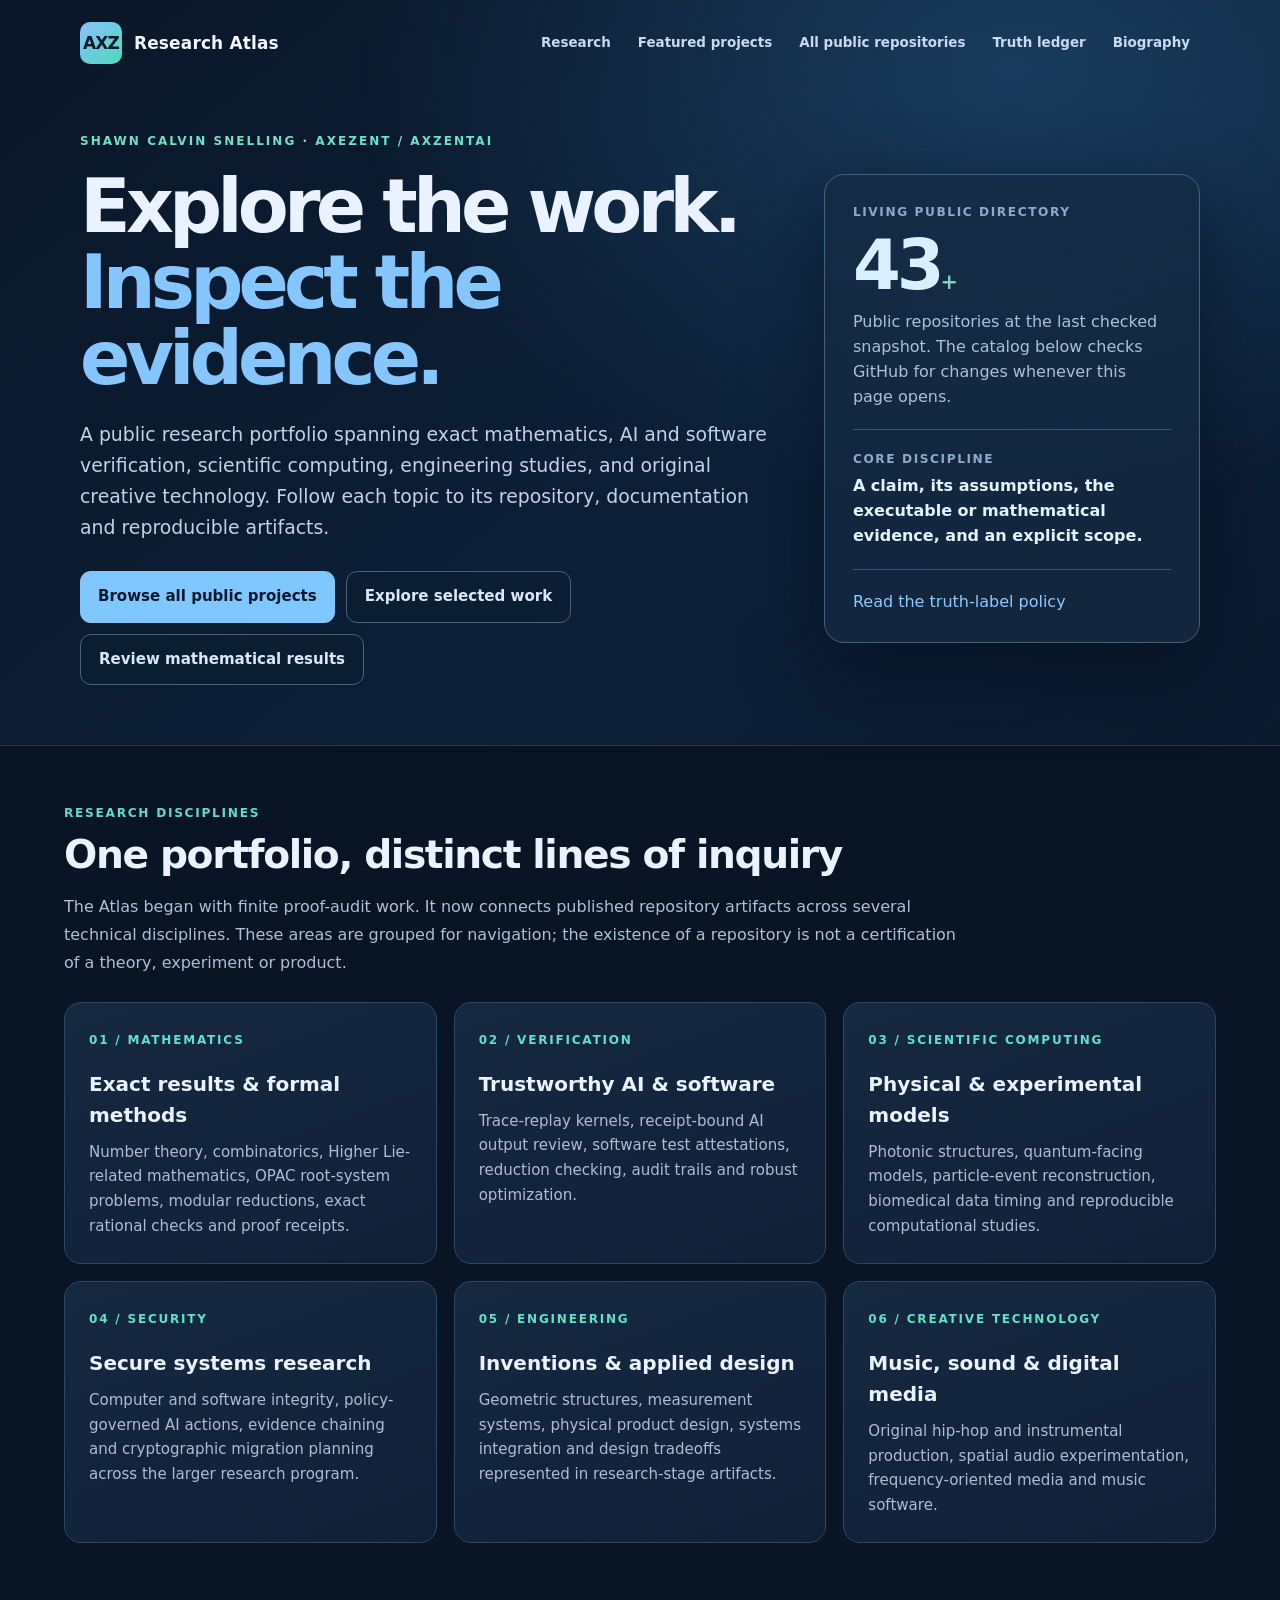
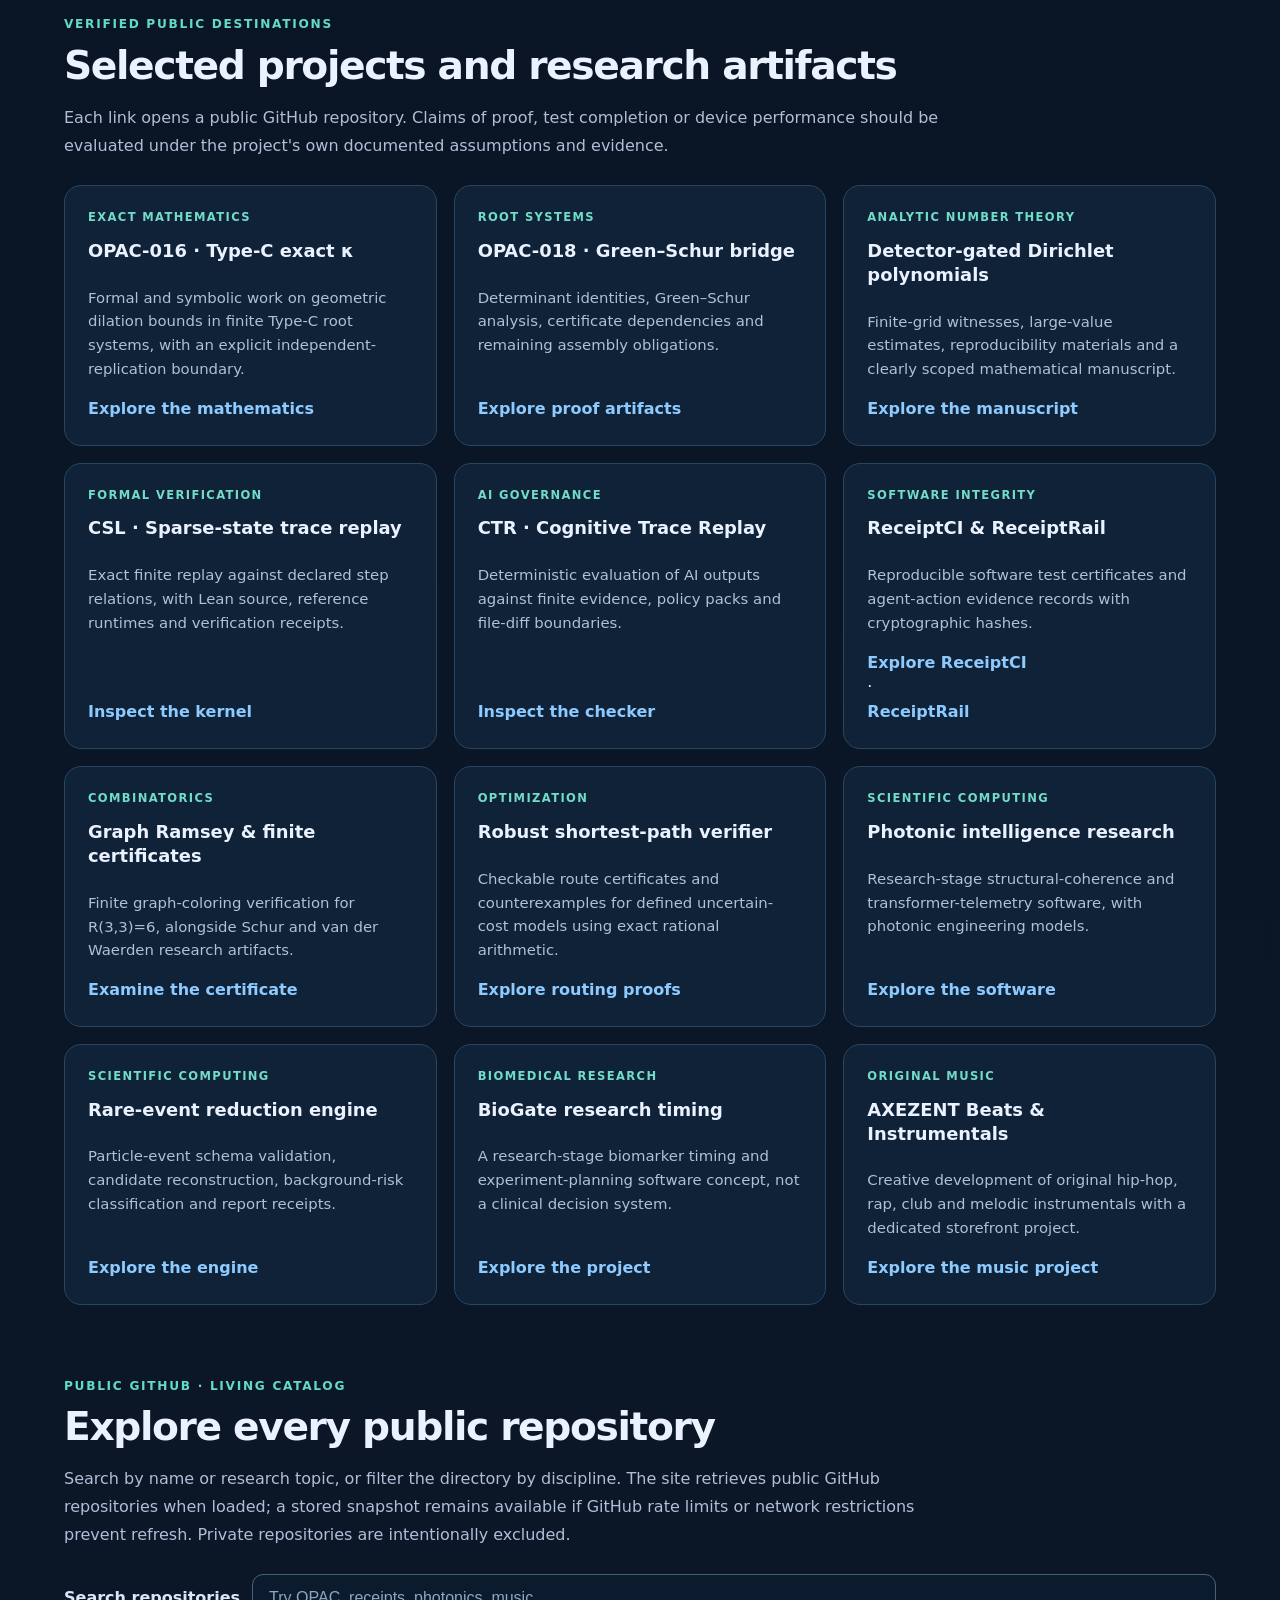
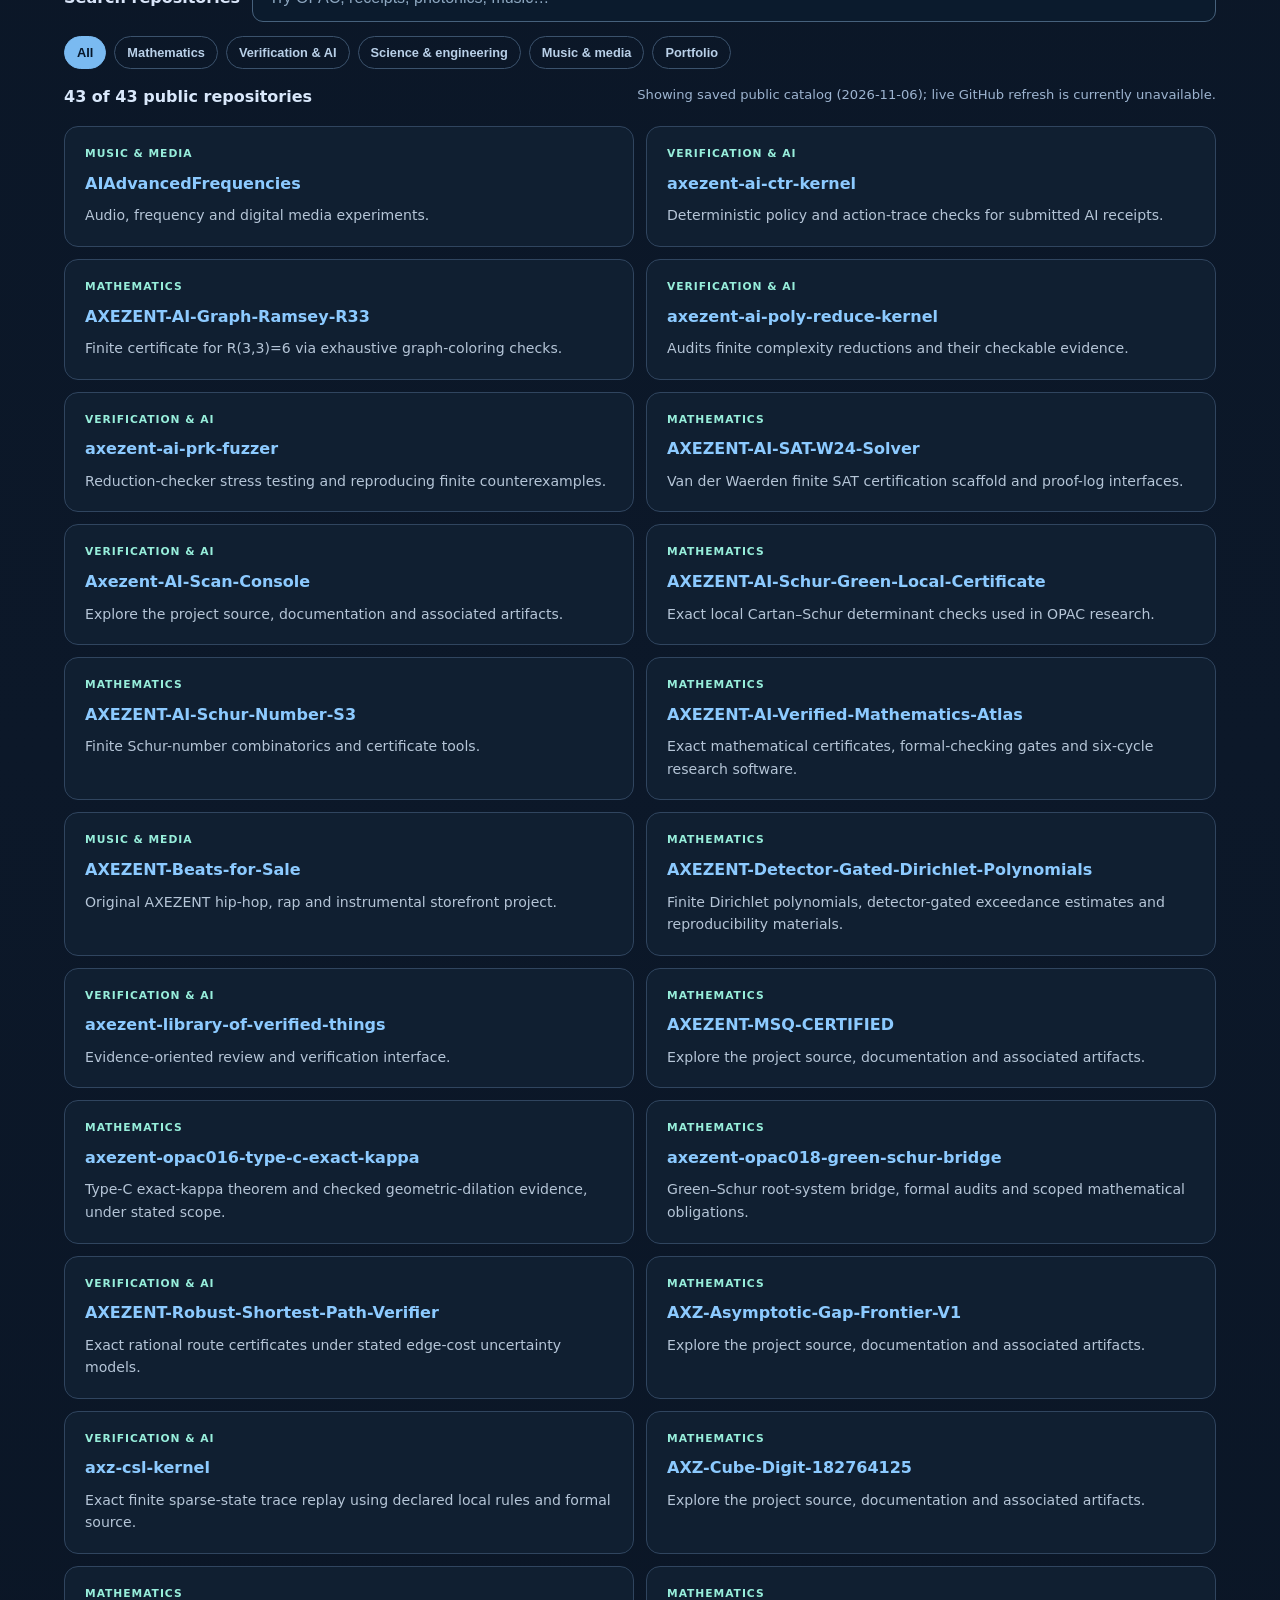
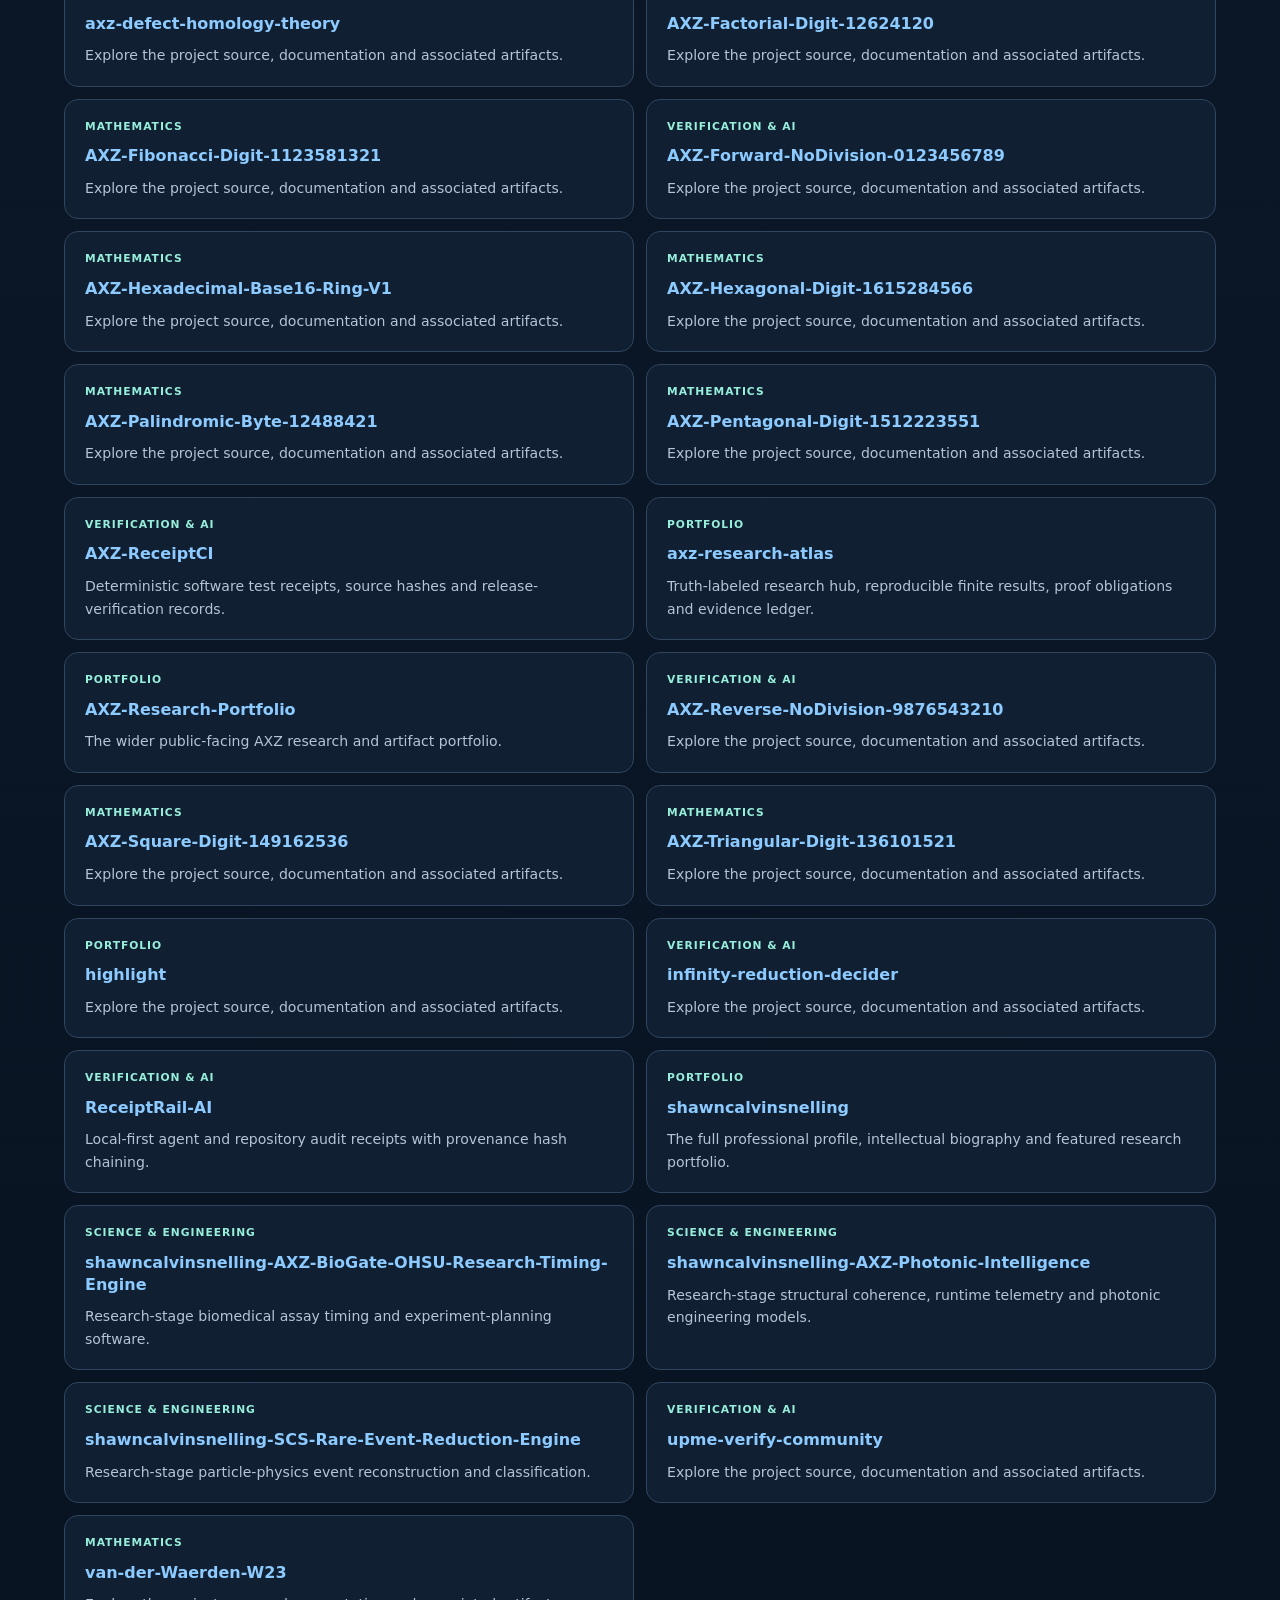
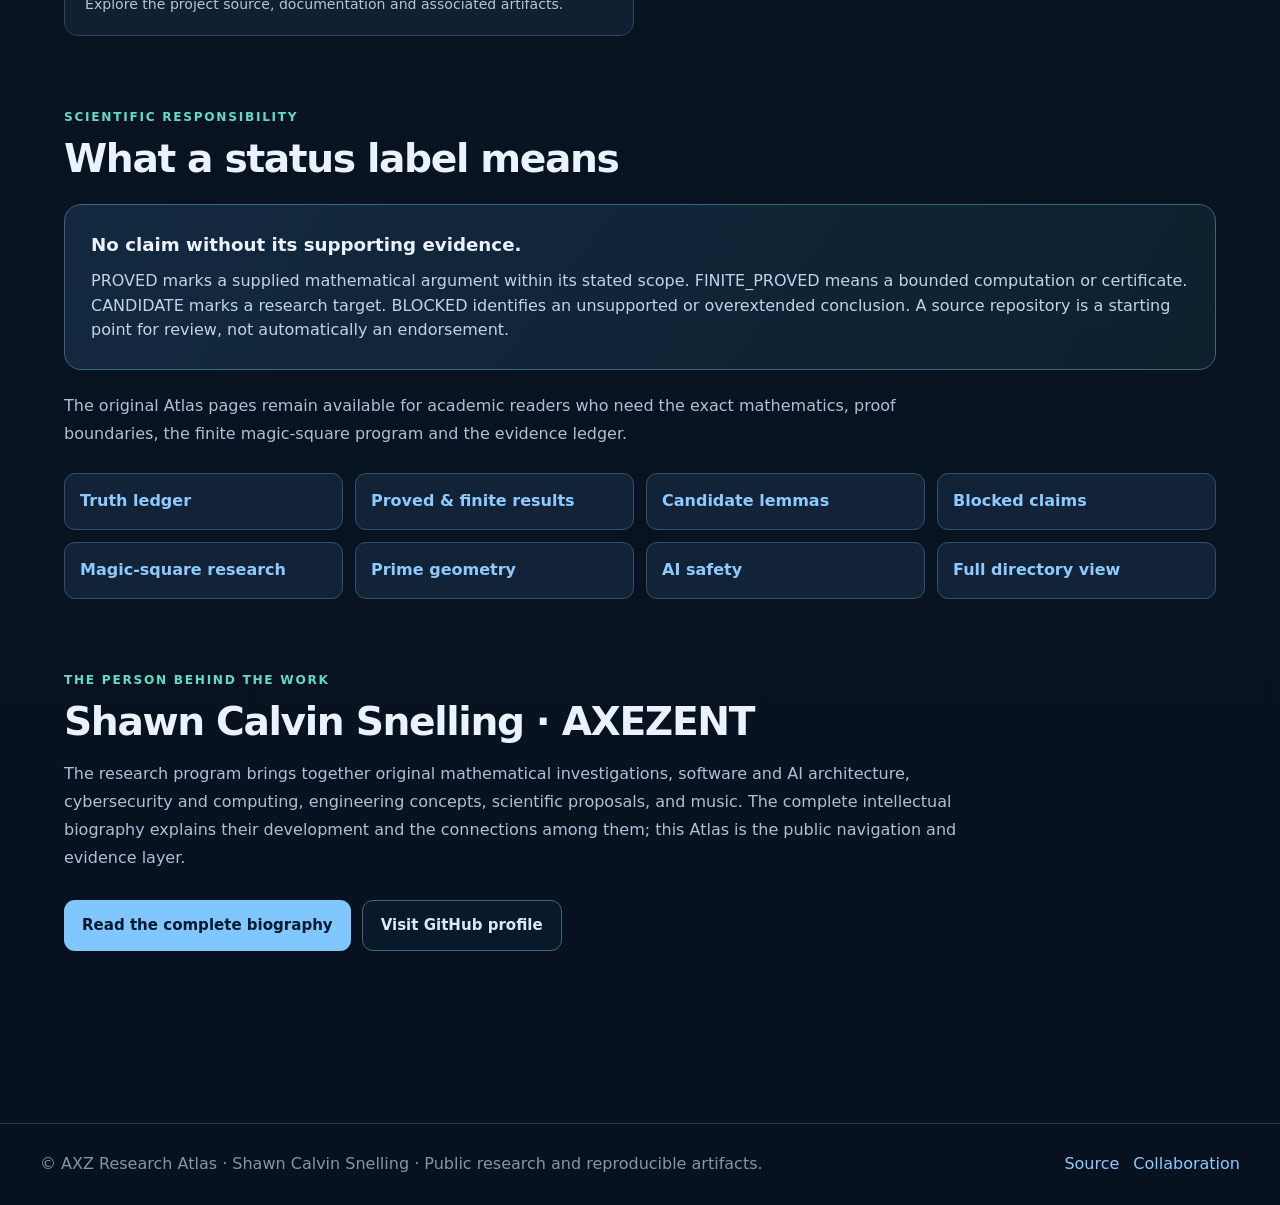
<file: docs/index.html>
<!doctype html>
<html lang="en">
<head>
  <meta charset="utf-8">
  <meta name="viewport" content="width=device-width, initial-scale=1">
  <meta name="description" content="AXZ Research Atlas: a living public index of Shawn Calvin Snelling's mathematical proof artifacts, AI verification software, scientific research tools and creative projects.">
  <meta name="theme-color" content="#081322">
  <title>AXZ Research Atlas | Mathematics, Verified Software & Scientific Research</title>
  <link rel="stylesheet" href="assets/style.css">
  <script src="assets/atlas.js" defer></script>
</head>
<body class="atlas-home">
<a class="skip-link" href="#main">Skip to content</a>
<header>
  <div class="hero">
    <div class="atlas-topbar">
      <a class="atlas-brand" href="index.html"><span class="brand-mark">AXZ</span><span>Research Atlas</span></a>
      <nav class="atlas-navigation" aria-label="Primary navigation">
        <a href="#research">Research</a><a href="#spotlight">Featured projects</a><a href="#catalog">All public repositories</a>
        <a href="pages/truth-ledger.html">Truth ledger</a><a href="https://github.com/shawncalvinsnelling/shawncalvinsnelling/blob/main/BIOGRAPHY.md">Biography</a>
      </nav>
    </div>
    <div class="atlas-hero">
      <div>
        <p class="eyebrow">Shawn Calvin Snelling · AXEZENT / AXZENTAI</p>
        <h1>Explore the work.<br><span class="hero-emphasis">Inspect the evidence.</span></h1>
        <p class="lead">A public research portfolio spanning exact mathematics, AI and software verification, scientific computing, engineering studies, and original creative technology. Follow each topic to its repository, documentation and reproducible artifacts.</p>
        <div class="cta-row">
          <a class="cta primary" href="#catalog">Browse all public projects</a>
          <a class="cta secondary" href="#spotlight">Explore selected work</a>
          <a class="cta secondary" href="pages/proved.html">Review mathematical results</a>
        </div>
      </div>
      <aside class="vision-panel" aria-label="Portfolio overview">
        <div class="mini-title">Living public directory</div>
        <div class="number">43<span style="font-size:1.3rem;color:#81cfbd">+</span></div>
        <p>Public repositories at the last checked snapshot. The catalog below checks GitHub for changes whenever this page opens.</p>
        <div class="vision-rule"></div>
        <div class="mini-title">Core discipline</div>
        <p style="font-weight:750;color:#e4f3ff">A claim, its assumptions, the executable or mathematical evidence, and an explicit scope.</p>
        <div class="vision-rule"></div>
        <a href="pages/truth-ledger.html">Read the truth-label policy</a>
      </aside>
    </div>
  </div>
</header>
<main id="main">
  <section class="atlas-section" id="research">
    <p class="section-kicker">Research disciplines</p>
    <h2>One portfolio, distinct lines of inquiry</h2>
    <p class="section-intro">The Atlas began with finite proof-audit work. It now connects published repository artifacts across several technical disciplines. These areas are grouped for navigation; the existence of a repository is not a certification of a theory, experiment or product.</p>
    <div class="pillar-grid">
      <article class="pillar"><span class="serial">01 / MATHEMATICS</span><h3>Exact results &amp; formal methods</h3><p>Number theory, combinatorics, Higher Lie-related mathematics, OPAC root-system problems, modular reductions, exact rational checks and proof receipts.</p></article>
      <article class="pillar"><span class="serial">02 / VERIFICATION</span><h3>Trustworthy AI &amp; software</h3><p>Trace-replay kernels, receipt-bound AI output review, software test attestations, reduction checking, audit trails and robust optimization.</p></article>
      <article class="pillar"><span class="serial">03 / SCIENTIFIC COMPUTING</span><h3>Physical &amp; experimental models</h3><p>Photonic structures, quantum-facing models, particle-event reconstruction, biomedical data timing and reproducible computational studies.</p></article>
      <article class="pillar"><span class="serial">04 / SECURITY</span><h3>Secure systems research</h3><p>Computer and software integrity, policy-governed AI actions, evidence chaining and cryptographic migration planning across the larger research program.</p></article>
      <article class="pillar"><span class="serial">05 / ENGINEERING</span><h3>Inventions &amp; applied design</h3><p>Geometric structures, measurement systems, physical product design, systems integration and design tradeoffs represented in research-stage artifacts.</p></article>
      <article class="pillar"><span class="serial">06 / CREATIVE TECHNOLOGY</span><h3>Music, sound &amp; digital media</h3><p>Original hip-hop and instrumental production, spatial audio experimentation, frequency-oriented media and music software.</p></article>
    </div>
  </section>

  <section class="atlas-section" id="spotlight">
    <p class="section-kicker">Verified public destinations</p>
    <h2>Selected projects and research artifacts</h2>
    <p class="section-intro">Each link opens a public GitHub repository. Claims of proof, test completion or device performance should be evaluated under the project's own documented assumptions and evidence.</p>
    <div class="spotlight-grid">
      <article class="spotlight-card"><span class="type">Exact mathematics</span><h3>OPAC-016 · Type-C exact κ</h3><p>Formal and symbolic work on geometric dilation bounds in finite Type-C root systems, with an explicit independent-replication boundary.</p><a href="https://github.com/shawncalvinsnelling/axezent-opac016-type-c-exact-kappa">Explore the mathematics</a></article>
      <article class="spotlight-card"><span class="type">Root systems</span><h3>OPAC-018 · Green–Schur bridge</h3><p>Determinant identities, Green–Schur analysis, certificate dependencies and remaining assembly obligations.</p><a href="https://github.com/shawncalvinsnelling/axezent-opac018-green-schur-bridge">Explore proof artifacts</a></article>
      <article class="spotlight-card"><span class="type">Analytic number theory</span><h3>Detector-gated Dirichlet polynomials</h3><p>Finite-grid witnesses, large-value estimates, reproducibility materials and a clearly scoped mathematical manuscript.</p><a href="https://github.com/shawncalvinsnelling/AXEZENT-Detector-Gated-Dirichlet-Polynomials">Explore the manuscript</a></article>
      <article class="spotlight-card"><span class="type">Formal verification</span><h3>CSL · Sparse-state trace replay</h3><p>Exact finite replay against declared step relations, with Lean source, reference runtimes and verification receipts.</p><a href="https://github.com/shawncalvinsnelling/axz-csl-kernel">Inspect the kernel</a></article>
      <article class="spotlight-card"><span class="type">AI governance</span><h3>CTR · Cognitive Trace Replay</h3><p>Deterministic evaluation of AI outputs against finite evidence, policy packs and file-diff boundaries.</p><a href="https://github.com/shawncalvinsnelling/axezent-ai-ctr-kernel">Inspect the checker</a></article>
      <article class="spotlight-card"><span class="type">Software integrity</span><h3>ReceiptCI &amp; ReceiptRail</h3><p>Reproducible software test certificates and agent-action evidence records with cryptographic hashes.</p><a href="https://github.com/shawncalvinsnelling/AXZ-ReceiptCI">Explore ReceiptCI</a> · <a href="https://github.com/shawncalvinsnelling/ReceiptRail-AI">ReceiptRail</a></article>
      <article class="spotlight-card"><span class="type">Combinatorics</span><h3>Graph Ramsey &amp; finite certificates</h3><p>Finite graph-coloring verification for R(3,3)=6, alongside Schur and van der Waerden research artifacts.</p><a href="https://github.com/shawncalvinsnelling/AXEZENT-AI-Graph-Ramsey-R33">Examine the certificate</a></article>
      <article class="spotlight-card"><span class="type">Optimization</span><h3>Robust shortest-path verifier</h3><p>Checkable route certificates and counterexamples for defined uncertain-cost models using exact rational arithmetic.</p><a href="https://github.com/shawncalvinsnelling/AXEZENT-Robust-Shortest-Path-Verifier">Explore routing proofs</a></article>
      <article class="spotlight-card"><span class="type">Scientific computing</span><h3>Photonic intelligence research</h3><p>Research-stage structural-coherence and transformer-telemetry software, with photonic engineering models.</p><a href="https://github.com/shawncalvinsnelling/shawncalvinsnelling-AXZ-Photonic-Intelligence">Explore the software</a></article>
      <article class="spotlight-card"><span class="type">Scientific computing</span><h3>Rare-event reduction engine</h3><p>Particle-event schema validation, candidate reconstruction, background-risk classification and report receipts.</p><a href="https://github.com/shawncalvinsnelling/shawncalvinsnelling-SCS-Rare-Event-Reduction-Engine">Explore the engine</a></article>
      <article class="spotlight-card"><span class="type">Biomedical research</span><h3>BioGate research timing</h3><p>A research-stage biomarker timing and experiment-planning software concept, not a clinical decision system.</p><a href="https://github.com/shawncalvinsnelling/shawncalvinsnelling-AXZ-BioGate-OHSU-Research-Timing-Engine">Explore the project</a></article>
      <article class="spotlight-card"><span class="type">Original music</span><h3>AXEZENT Beats &amp; Instrumentals</h3><p>Creative development of original hip-hop, rap, club and melodic instrumentals with a dedicated storefront project.</p><a href="https://github.com/shawncalvinsnelling/AXEZENT-Beats-for-Sale">Explore the music project</a></article>
    </div>
  </section>

  <section class="atlas-section" id="catalog">
    <p class="section-kicker">Public GitHub · living catalog</p>
    <h2>Explore every public repository</h2>
    <p class="section-intro">Search by name or research topic, or filter the directory by discipline. The site retrieves public GitHub repositories when loaded; a stored snapshot remains available if GitHub rate limits or network restrictions prevent refresh. Private repositories are intentionally excluded.</p>
    <div class="catalog-toolbar">
      <div class="catalog-search"><label for="repo-search">Search repositories</label><input id="repo-search" type="search" placeholder="Try OPAC, receipts, photonics, music…" autocomplete="off"></div>
      <div id="category-filters" class="category-filters" role="group" aria-label="Filter repository categories"></div>
    </div>
    <div class="catalog-meta"><span class="count" id="repo-count" aria-live="polite">Loading public snapshot…</span><span class="note" id="source-note" aria-live="polite">Public repositories only; project descriptions are not independent scientific endorsements.</span></div>
    <div id="repo-results" class="repository-grid" aria-label="Public repository links"></div>
    <p id="repo-empty" class="catalog-empty" hidden>No matching public repositories. Try a different search.</p>
    <noscript><p>The searchable directory requires JavaScript. View <a href="https://github.com/shawncalvinsnelling?tab=repositories">the public GitHub repositories</a> or the <a href="https://github.com/shawncalvinsnelling/axz-research-atlas/blob/main/REPOSITORY_INDEX.md">repository index</a>.</p></noscript>
  </section>

  <section class="atlas-section" id="evidence">
    <p class="section-kicker">Scientific responsibility</p>
    <h2>What a status label means</h2>
    <div class="principle"><strong>No claim without its supporting evidence.</strong><p>PROVED marks a supplied mathematical argument within its stated scope. FINITE_PROVED means a bounded computation or certificate. CANDIDATE marks a research target. BLOCKED identifies an unsupported or overextended conclusion. A source repository is a starting point for review, not automatically an endorsement.</p></div>
    <p class="section-intro">The original Atlas pages remain available for academic readers who need the exact mathematics, proof boundaries, the finite magic-square program and the evidence ledger.</p>
    <div class="atlas-links">
      <a href="pages/truth-ledger.html">Truth ledger</a>
      <a href="pages/proved.html">Proved &amp; finite results</a>
      <a href="pages/candidates.html">Candidate lemmas</a>
      <a href="pages/blocked.html">Blocked claims</a>
      <a href="pages/magic-square.html">Magic-square research</a>
      <a href="pages/prime-geometry.html">Prime geometry</a>
      <a href="pages/safety.html">AI safety</a>
      <a href="pages/repositories.html">Full directory view</a>
    </div>
  </section>

  <section class="atlas-section" id="about">
    <p class="section-kicker">The person behind the work</p>
    <h2>Shawn Calvin Snelling · AXEZENT</h2>
    <p class="section-intro">The research program brings together original mathematical investigations, software and AI architecture, cybersecurity and computing, engineering concepts, scientific proposals, and music. The complete intellectual biography explains their development and the connections among them; this Atlas is the public navigation and evidence layer.</p>
    <div class="cta-row"><a class="cta primary" href="https://github.com/shawncalvinsnelling/shawncalvinsnelling/blob/main/BIOGRAPHY.md">Read the complete biography</a><a class="cta secondary" href="https://github.com/shawncalvinsnelling">Visit GitHub profile</a></div>
  </section>
</main>
<footer><div class="atlas-footer"><p>© AXZ Research Atlas · Shawn Calvin Snelling · Public research and reproducible artifacts.</p><div><a href="https://github.com/shawncalvinsnelling/axz-research-atlas">Source</a><a href="mailto:axezentai@gmail.com">Collaboration</a></div></div></footer>
</body></html>
</file>
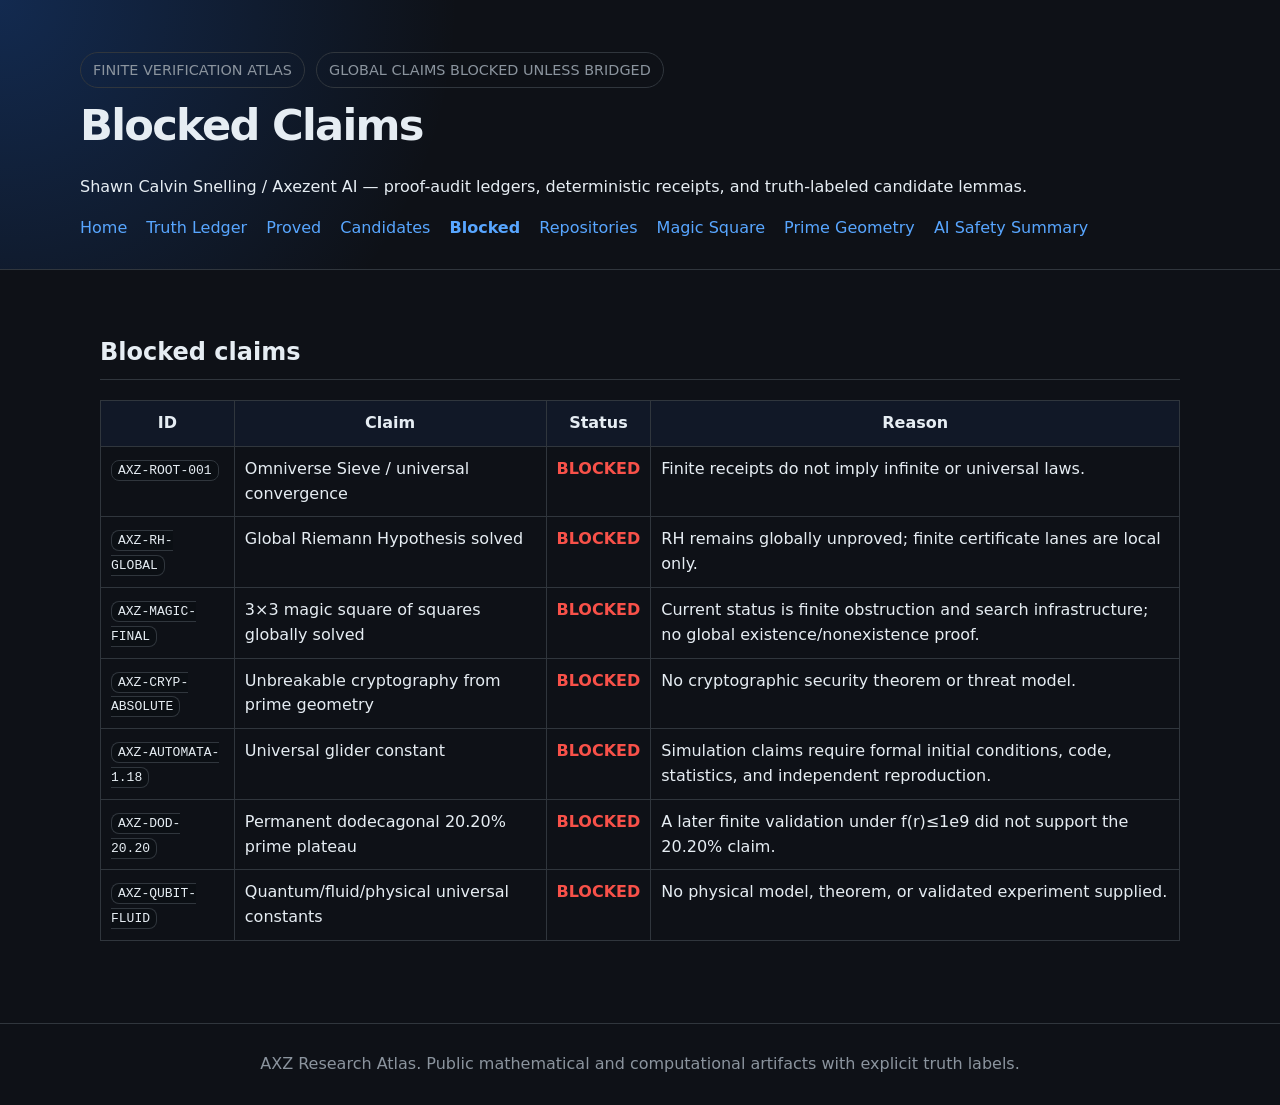
<file: docs/pages/blocked.html>
<!doctype html>
<html lang="en">
<head>
  <meta charset="utf-8">
  <title>Blocked Claims — AXZ Research Atlas</title>
  <meta name="viewport" content="width=device-width, initial-scale=1">
  <meta name="description" content="AXZ Research Atlas: finite verification, proof-audit ledgers, and reproducible research artifacts.">
  <link rel="stylesheet" href="../assets/style.css">
</head>
<body>
<header>
  <div class="hero">
    <div class="badge">FINITE VERIFICATION ATLAS</div>
    <div class="badge">GLOBAL CLAIMS BLOCKED UNLESS BRIDGED</div>
    <h1>Blocked Claims</h1>
    <p>Shawn Calvin Snelling / Axezent AI — proof-audit ledgers, deterministic receipts, and truth-labeled candidate lemmas.</p>

<nav>
  <a href="../index.html">Home</a>
  <a href="truth-ledger.html">Truth Ledger</a>
  <a href="proved.html">Proved</a>
  <a href="candidates.html">Candidates</a>
  <a href="blocked.html" style="font-weight:700;">Blocked</a>
  <a href="repositories.html">Repositories</a>
  <a href="magic-square.html">Magic Square</a>
  <a href="prime-geometry.html">Prime Geometry</a>
  <a href="safety.html">AI Safety Summary</a>
</nav>

  </div>
</header>
<main>
<h2>Blocked claims</h2><table><tr><th>ID</th><th>Claim</th><th>Status</th><th>Reason</th></tr><tr><td><code>AXZ-ROOT-001</code></td><td>Omniverse Sieve / universal convergence</td><td><span class='status-blocked'>BLOCKED</span></td><td>Finite receipts do not imply infinite or universal laws.</td></tr><tr><td><code>AXZ-RH-GLOBAL</code></td><td>Global Riemann Hypothesis solved</td><td><span class='status-blocked'>BLOCKED</span></td><td>RH remains globally unproved; finite certificate lanes are local only.</td></tr><tr><td><code>AXZ-MAGIC-FINAL</code></td><td>3×3 magic square of squares globally solved</td><td><span class='status-blocked'>BLOCKED</span></td><td>Current status is finite obstruction and search infrastructure; no global existence/nonexistence proof.</td></tr><tr><td><code>AXZ-CRYP-ABSOLUTE</code></td><td>Unbreakable cryptography from prime geometry</td><td><span class='status-blocked'>BLOCKED</span></td><td>No cryptographic security theorem or threat model.</td></tr><tr><td><code>AXZ-AUTOMATA-1.18</code></td><td>Universal glider constant</td><td><span class='status-blocked'>BLOCKED</span></td><td>Simulation claims require formal initial conditions, code, statistics, and independent reproduction.</td></tr><tr><td><code>AXZ-DOD-20.20</code></td><td>Permanent dodecagonal 20.20% prime plateau</td><td><span class='status-blocked'>BLOCKED</span></td><td>A later finite validation under f(r)≤1e9 did not support the 20.20% claim.</td></tr><tr><td><code>AXZ-QUBIT-FLUID</code></td><td>Quantum/fluid/physical universal constants</td><td><span class='status-blocked'>BLOCKED</span></td><td>No physical model, theorem, or validated experiment supplied.</td></tr></table>
</main>
<footer>
  AXZ Research Atlas. Public mathematical and computational artifacts with explicit truth labels.
</footer>
</body>
</html>
</file>
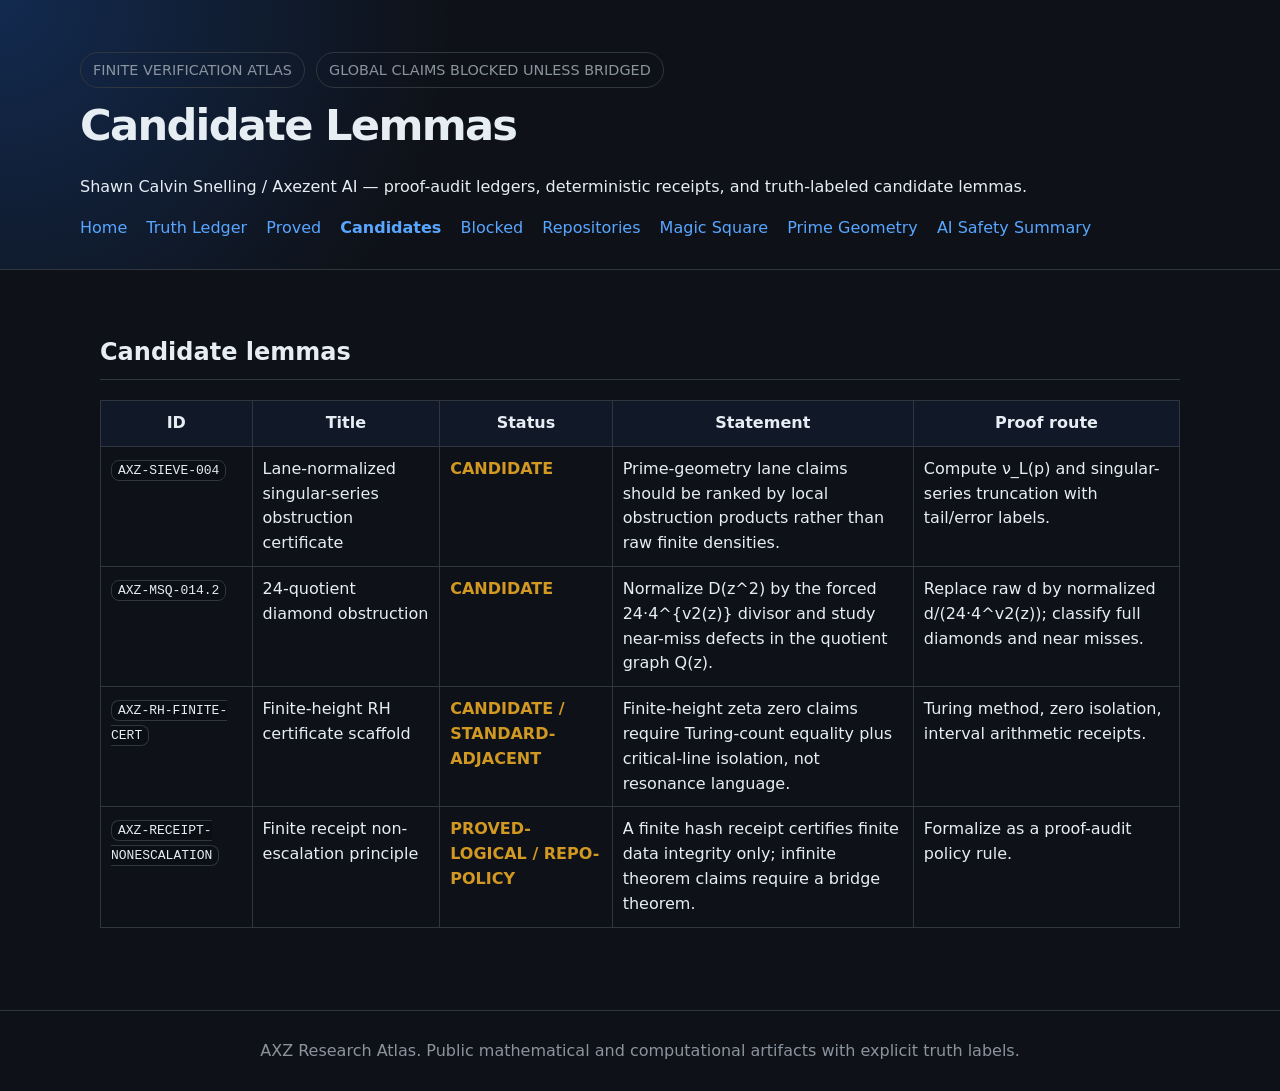
<file: docs/pages/candidates.html>
<!doctype html>
<html lang="en">
<head>
  <meta charset="utf-8">
  <title>Candidate Lemmas — AXZ Research Atlas</title>
  <meta name="viewport" content="width=device-width, initial-scale=1">
  <meta name="description" content="AXZ Research Atlas: finite verification, proof-audit ledgers, and reproducible research artifacts.">
  <link rel="stylesheet" href="../assets/style.css">
</head>
<body>
<header>
  <div class="hero">
    <div class="badge">FINITE VERIFICATION ATLAS</div>
    <div class="badge">GLOBAL CLAIMS BLOCKED UNLESS BRIDGED</div>
    <h1>Candidate Lemmas</h1>
    <p>Shawn Calvin Snelling / Axezent AI — proof-audit ledgers, deterministic receipts, and truth-labeled candidate lemmas.</p>

<nav>
  <a href="../index.html">Home</a>
  <a href="truth-ledger.html">Truth Ledger</a>
  <a href="proved.html">Proved</a>
  <a href="candidates.html" style="font-weight:700;">Candidates</a>
  <a href="blocked.html">Blocked</a>
  <a href="repositories.html">Repositories</a>
  <a href="magic-square.html">Magic Square</a>
  <a href="prime-geometry.html">Prime Geometry</a>
  <a href="safety.html">AI Safety Summary</a>
</nav>

  </div>
</header>
<main>
<h2>Candidate lemmas</h2><table><tr><th>ID</th><th>Title</th><th>Status</th><th>Statement</th><th>Proof route</th></tr><tr><td><code>AXZ-SIEVE-004</code></td><td>Lane-normalized singular-series obstruction certificate</td><td><span class='status-candidate'>CANDIDATE</span></td><td>Prime-geometry lane claims should be ranked by local obstruction products rather than raw finite densities.</td><td>Compute ν_L(p) and singular-series truncation with tail/error labels.</td></tr><tr><td><code>AXZ-MSQ-014.2</code></td><td>24-quotient diamond obstruction</td><td><span class='status-candidate'>CANDIDATE</span></td><td>Normalize D(z^2) by the forced 24·4^{v2(z)} divisor and study near-miss defects in the quotient graph Q(z).</td><td>Replace raw d by normalized d/(24·4^v2(z)); classify full diamonds and near misses.</td></tr><tr><td><code>AXZ-RH-FINITE-CERT</code></td><td>Finite-height RH certificate scaffold</td><td><span class='status-candidate'>CANDIDATE / STANDARD-ADJACENT</span></td><td>Finite-height zeta zero claims require Turing-count equality plus critical-line isolation, not resonance language.</td><td>Turing method, zero isolation, interval arithmetic receipts.</td></tr><tr><td><code>AXZ-RECEIPT-NONESCALATION</code></td><td>Finite receipt non-escalation principle</td><td><span class='status-candidate'>PROVED-LOGICAL / REPO-POLICY</span></td><td>A finite hash receipt certifies finite data integrity only; infinite theorem claims require a bridge theorem.</td><td>Formalize as a proof-audit policy rule.</td></tr></table>
</main>
<footer>
  AXZ Research Atlas. Public mathematical and computational artifacts with explicit truth labels.
</footer>
</body>
</html>
</file>
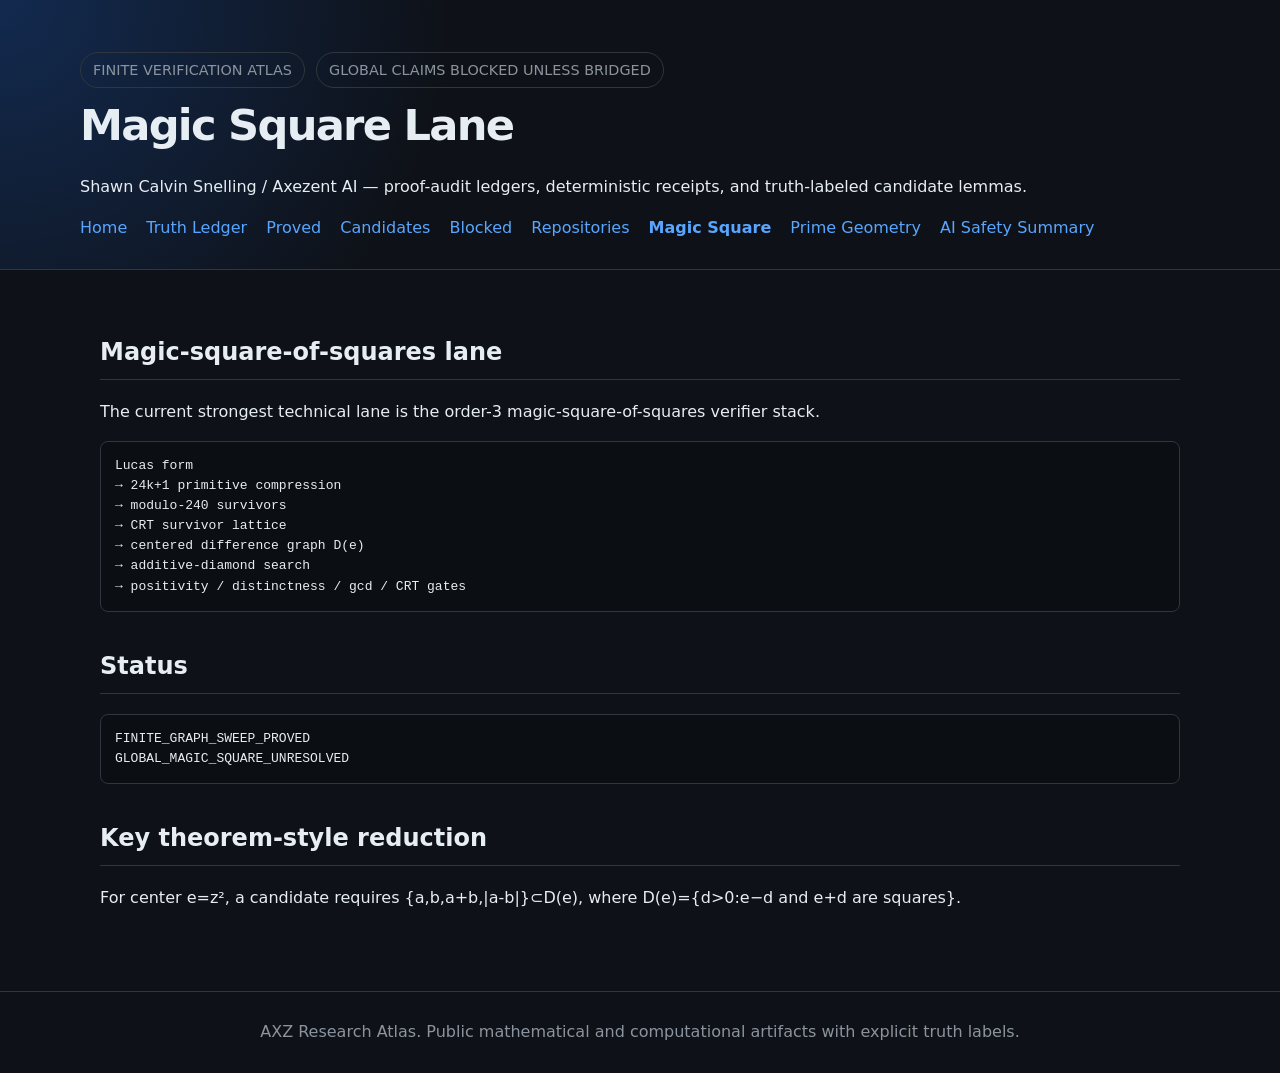
<file: docs/pages/magic-square.html>
<!doctype html>
<html lang="en">
<head>
  <meta charset="utf-8">
  <title>Magic Square Lane — AXZ Research Atlas</title>
  <meta name="viewport" content="width=device-width, initial-scale=1">
  <meta name="description" content="AXZ Research Atlas: finite verification, proof-audit ledgers, and reproducible research artifacts.">
  <link rel="stylesheet" href="../assets/style.css">
</head>
<body>
<header>
  <div class="hero">
    <div class="badge">FINITE VERIFICATION ATLAS</div>
    <div class="badge">GLOBAL CLAIMS BLOCKED UNLESS BRIDGED</div>
    <h1>Magic Square Lane</h1>
    <p>Shawn Calvin Snelling / Axezent AI — proof-audit ledgers, deterministic receipts, and truth-labeled candidate lemmas.</p>

<nav>
  <a href="../index.html">Home</a>
  <a href="truth-ledger.html">Truth Ledger</a>
  <a href="proved.html">Proved</a>
  <a href="candidates.html">Candidates</a>
  <a href="blocked.html">Blocked</a>
  <a href="repositories.html">Repositories</a>
  <a href="magic-square.html" style="font-weight:700;">Magic Square</a>
  <a href="prime-geometry.html">Prime Geometry</a>
  <a href="safety.html">AI Safety Summary</a>
</nav>

  </div>
</header>
<main>

<h2>Magic-square-of-squares lane</h2>
<p>The current strongest technical lane is the order-3 magic-square-of-squares verifier stack.</p>
<pre>Lucas form
→ 24k+1 primitive compression
→ modulo-240 survivors
→ CRT survivor lattice
→ centered difference graph D(e)
→ additive-diamond search
→ positivity / distinctness / gcd / CRT gates</pre>
<h2>Status</h2>
<pre>FINITE_GRAPH_SWEEP_PROVED
GLOBAL_MAGIC_SQUARE_UNRESOLVED</pre>
<h2>Key theorem-style reduction</h2>
<p>For center e=z², a candidate requires {a,b,a+b,|a-b|}⊂D(e), where D(e)={d&gt;0:e−d and e+d are squares}.</p>

</main>
<footer>
  AXZ Research Atlas. Public mathematical and computational artifacts with explicit truth labels.
</footer>
</body>
</html>
</file>
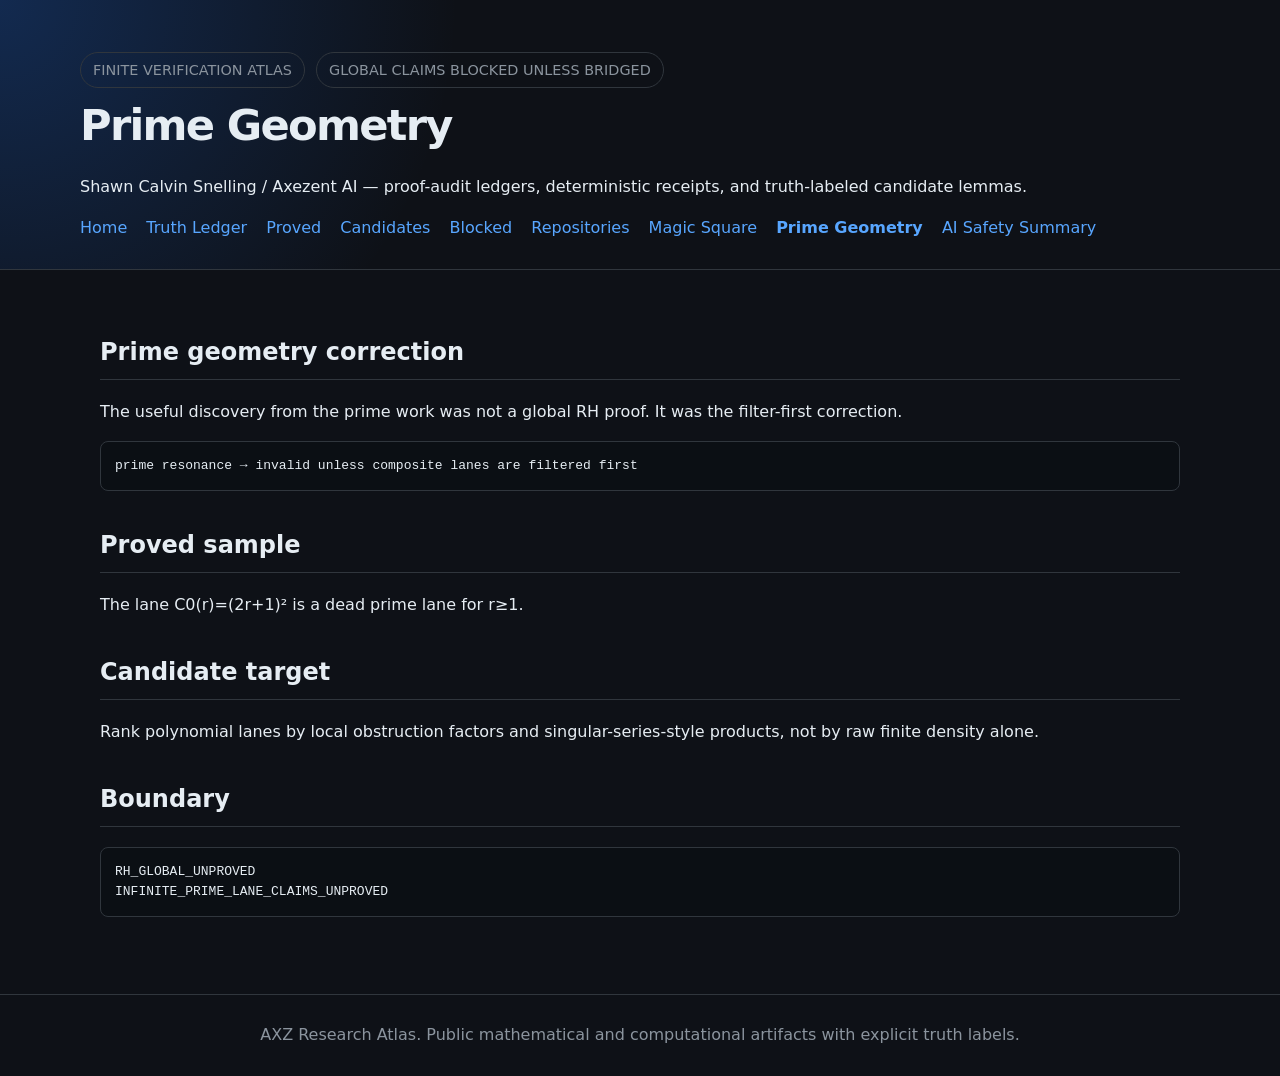
<file: docs/pages/prime-geometry.html>
<!doctype html>
<html lang="en">
<head>
  <meta charset="utf-8">
  <title>Prime Geometry — AXZ Research Atlas</title>
  <meta name="viewport" content="width=device-width, initial-scale=1">
  <meta name="description" content="AXZ Research Atlas: finite verification, proof-audit ledgers, and reproducible research artifacts.">
  <link rel="stylesheet" href="../assets/style.css">
</head>
<body>
<header>
  <div class="hero">
    <div class="badge">FINITE VERIFICATION ATLAS</div>
    <div class="badge">GLOBAL CLAIMS BLOCKED UNLESS BRIDGED</div>
    <h1>Prime Geometry</h1>
    <p>Shawn Calvin Snelling / Axezent AI — proof-audit ledgers, deterministic receipts, and truth-labeled candidate lemmas.</p>

<nav>
  <a href="../index.html">Home</a>
  <a href="truth-ledger.html">Truth Ledger</a>
  <a href="proved.html">Proved</a>
  <a href="candidates.html">Candidates</a>
  <a href="blocked.html">Blocked</a>
  <a href="repositories.html">Repositories</a>
  <a href="magic-square.html">Magic Square</a>
  <a href="prime-geometry.html" style="font-weight:700;">Prime Geometry</a>
  <a href="safety.html">AI Safety Summary</a>
</nav>

  </div>
</header>
<main>

<h2>Prime geometry correction</h2>
<p>The useful discovery from the prime work was not a global RH proof. It was the filter-first correction.</p>
<pre>prime resonance → invalid unless composite lanes are filtered first</pre>
<h2>Proved sample</h2>
<p>The lane C0(r)=(2r+1)² is a dead prime lane for r≥1.</p>
<h2>Candidate target</h2>
<p>Rank polynomial lanes by local obstruction factors and singular-series-style products, not by raw finite density alone.</p>
<h2>Boundary</h2>
<pre>RH_GLOBAL_UNPROVED
INFINITE_PRIME_LANE_CLAIMS_UNPROVED</pre>

</main>
<footer>
  AXZ Research Atlas. Public mathematical and computational artifacts with explicit truth labels.
</footer>
</body>
</html>
</file>
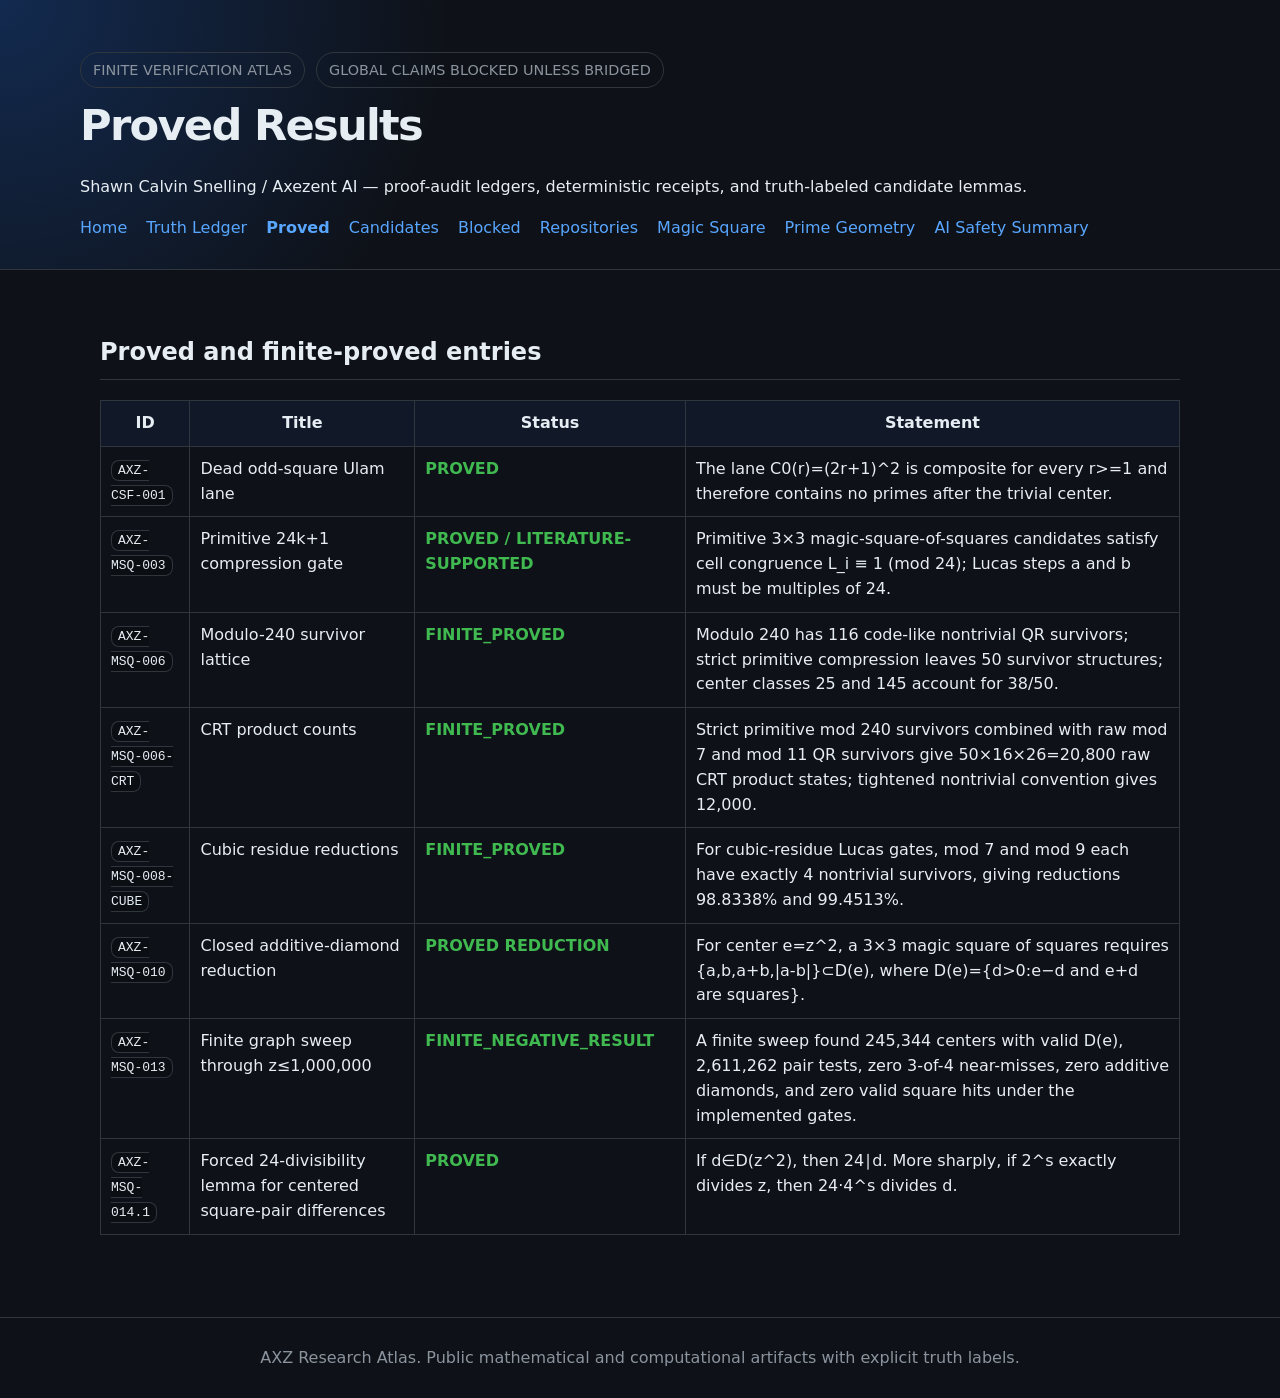
<file: docs/pages/proved.html>
<!doctype html>
<html lang="en">
<head>
  <meta charset="utf-8">
  <title>Proved Results — AXZ Research Atlas</title>
  <meta name="viewport" content="width=device-width, initial-scale=1">
  <meta name="description" content="AXZ Research Atlas: finite verification, proof-audit ledgers, and reproducible research artifacts.">
  <link rel="stylesheet" href="../assets/style.css">
</head>
<body>
<header>
  <div class="hero">
    <div class="badge">FINITE VERIFICATION ATLAS</div>
    <div class="badge">GLOBAL CLAIMS BLOCKED UNLESS BRIDGED</div>
    <h1>Proved Results</h1>
    <p>Shawn Calvin Snelling / Axezent AI — proof-audit ledgers, deterministic receipts, and truth-labeled candidate lemmas.</p>

<nav>
  <a href="../index.html">Home</a>
  <a href="truth-ledger.html">Truth Ledger</a>
  <a href="proved.html" style="font-weight:700;">Proved</a>
  <a href="candidates.html">Candidates</a>
  <a href="blocked.html">Blocked</a>
  <a href="repositories.html">Repositories</a>
  <a href="magic-square.html">Magic Square</a>
  <a href="prime-geometry.html">Prime Geometry</a>
  <a href="safety.html">AI Safety Summary</a>
</nav>

  </div>
</header>
<main>
<h2>Proved and finite-proved entries</h2><table><tr><th>ID</th><th>Title</th><th>Status</th><th>Statement</th></tr><tr><td><code>AXZ-CSF-001</code></td><td>Dead odd-square Ulam lane</td><td><span class='status-proved'>PROVED</span></td><td>The lane C0(r)=(2r+1)^2 is composite for every r>=1 and therefore contains no primes after the trivial center.</td></tr><tr><td><code>AXZ-MSQ-003</code></td><td>Primitive 24k+1 compression gate</td><td><span class='status-proved'>PROVED / LITERATURE-SUPPORTED</span></td><td>Primitive 3×3 magic-square-of-squares candidates satisfy cell congruence L_i ≡ 1 (mod 24); Lucas steps a and b must be multiples of 24.</td></tr><tr><td><code>AXZ-MSQ-006</code></td><td>Modulo-240 survivor lattice</td><td><span class='status-proved'>FINITE_PROVED</span></td><td>Modulo 240 has 116 code-like nontrivial QR survivors; strict primitive compression leaves 50 survivor structures; center classes 25 and 145 account for 38/50.</td></tr><tr><td><code>AXZ-MSQ-006-CRT</code></td><td>CRT product counts</td><td><span class='status-proved'>FINITE_PROVED</span></td><td>Strict primitive mod 240 survivors combined with raw mod 7 and mod 11 QR survivors give 50×16×26=20,800 raw CRT product states; tightened nontrivial convention gives 12,000.</td></tr><tr><td><code>AXZ-MSQ-008-CUBE</code></td><td>Cubic residue reductions</td><td><span class='status-proved'>FINITE_PROVED</span></td><td>For cubic-residue Lucas gates, mod 7 and mod 9 each have exactly 4 nontrivial survivors, giving reductions 98.8338% and 99.4513%.</td></tr><tr><td><code>AXZ-MSQ-010</code></td><td>Closed additive-diamond reduction</td><td><span class='status-proved'>PROVED REDUCTION</span></td><td>For center e=z^2, a 3×3 magic square of squares requires {a,b,a+b,|a-b|}⊂D(e), where D(e)={d>0:e−d and e+d are squares}.</td></tr><tr><td><code>AXZ-MSQ-013</code></td><td>Finite graph sweep through z≤1,000,000</td><td><span class='status-proved'>FINITE_NEGATIVE_RESULT</span></td><td>A finite sweep found 245,344 centers with valid D(e), 2,611,262 pair tests, zero 3-of-4 near-misses, zero additive diamonds, and zero valid square hits under the implemented gates.</td></tr><tr><td><code>AXZ-MSQ-014.1</code></td><td>Forced 24-divisibility lemma for centered square-pair differences</td><td><span class='status-proved'>PROVED</span></td><td>If d∈D(z^2), then 24∣d. More sharply, if 2^s exactly divides z, then 24·4^s divides d.</td></tr></table>
</main>
<footer>
  AXZ Research Atlas. Public mathematical and computational artifacts with explicit truth labels.
</footer>
</body>
</html>
</file>
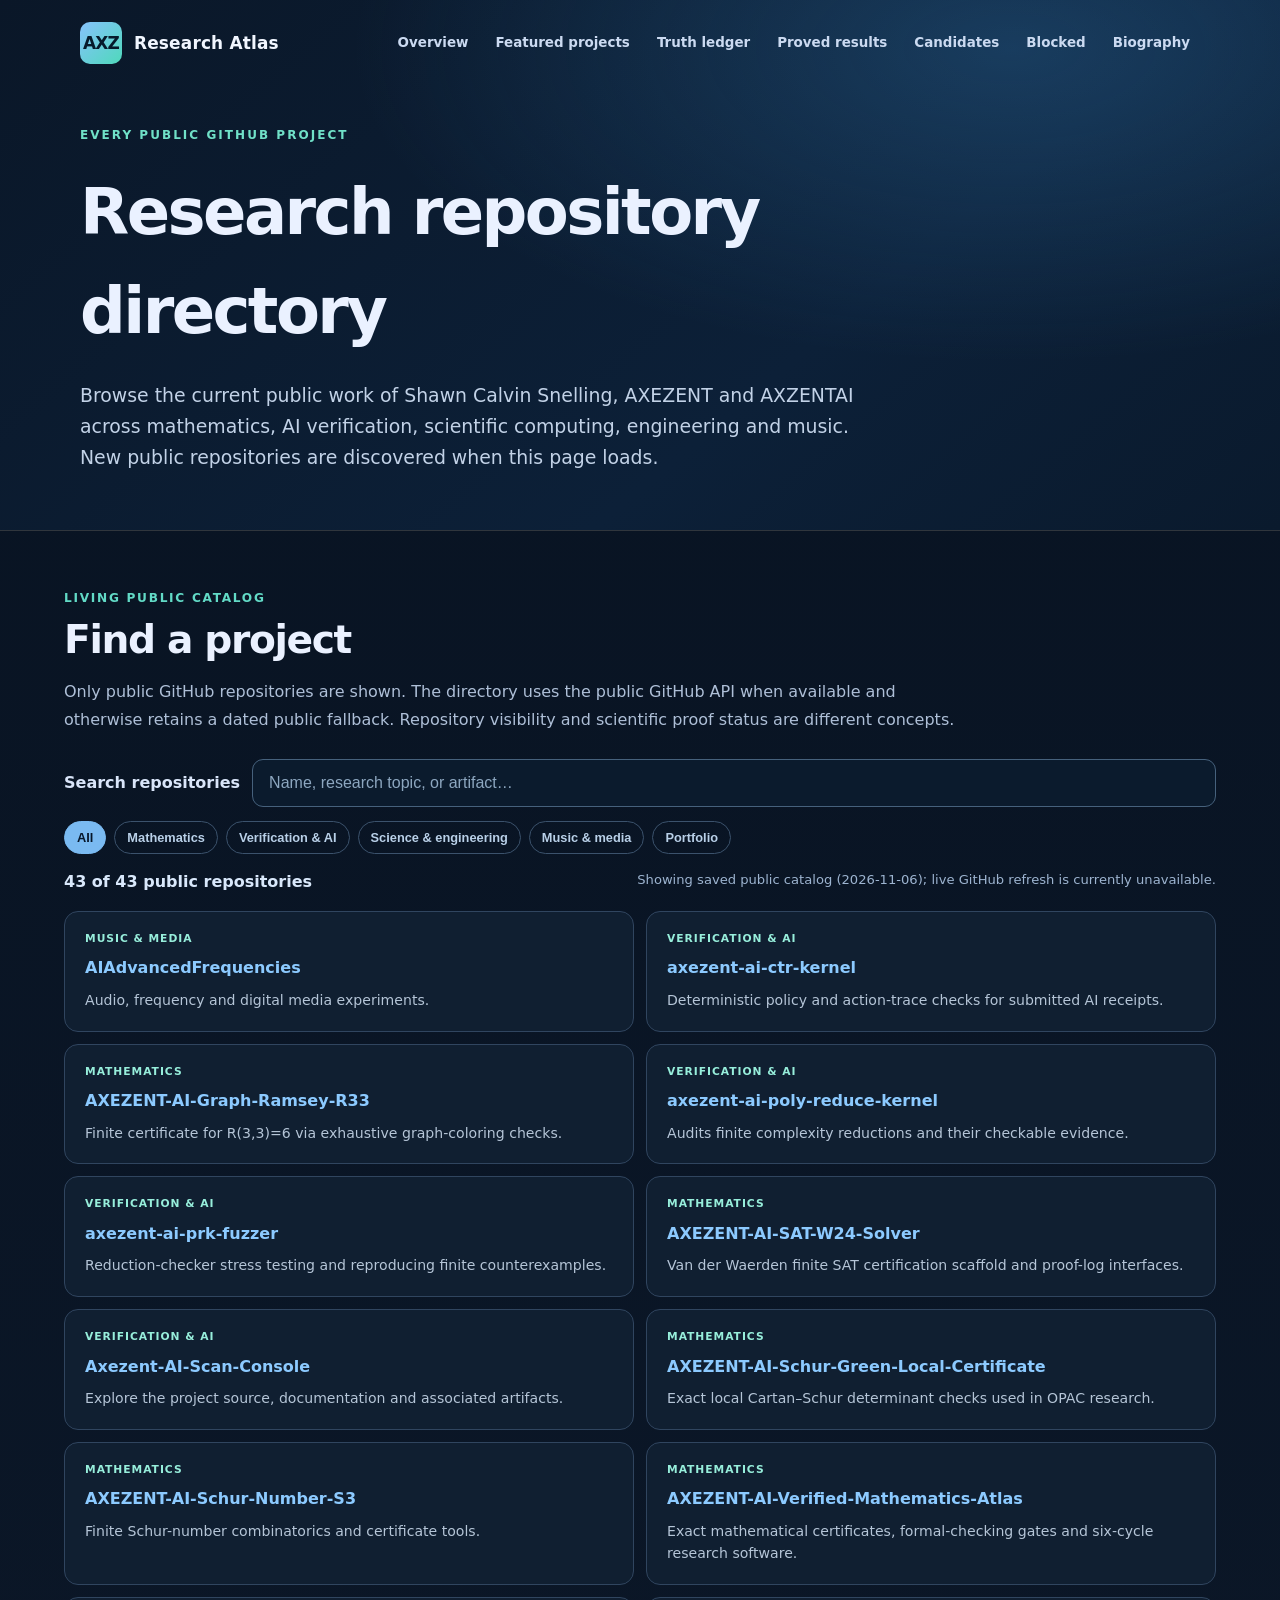
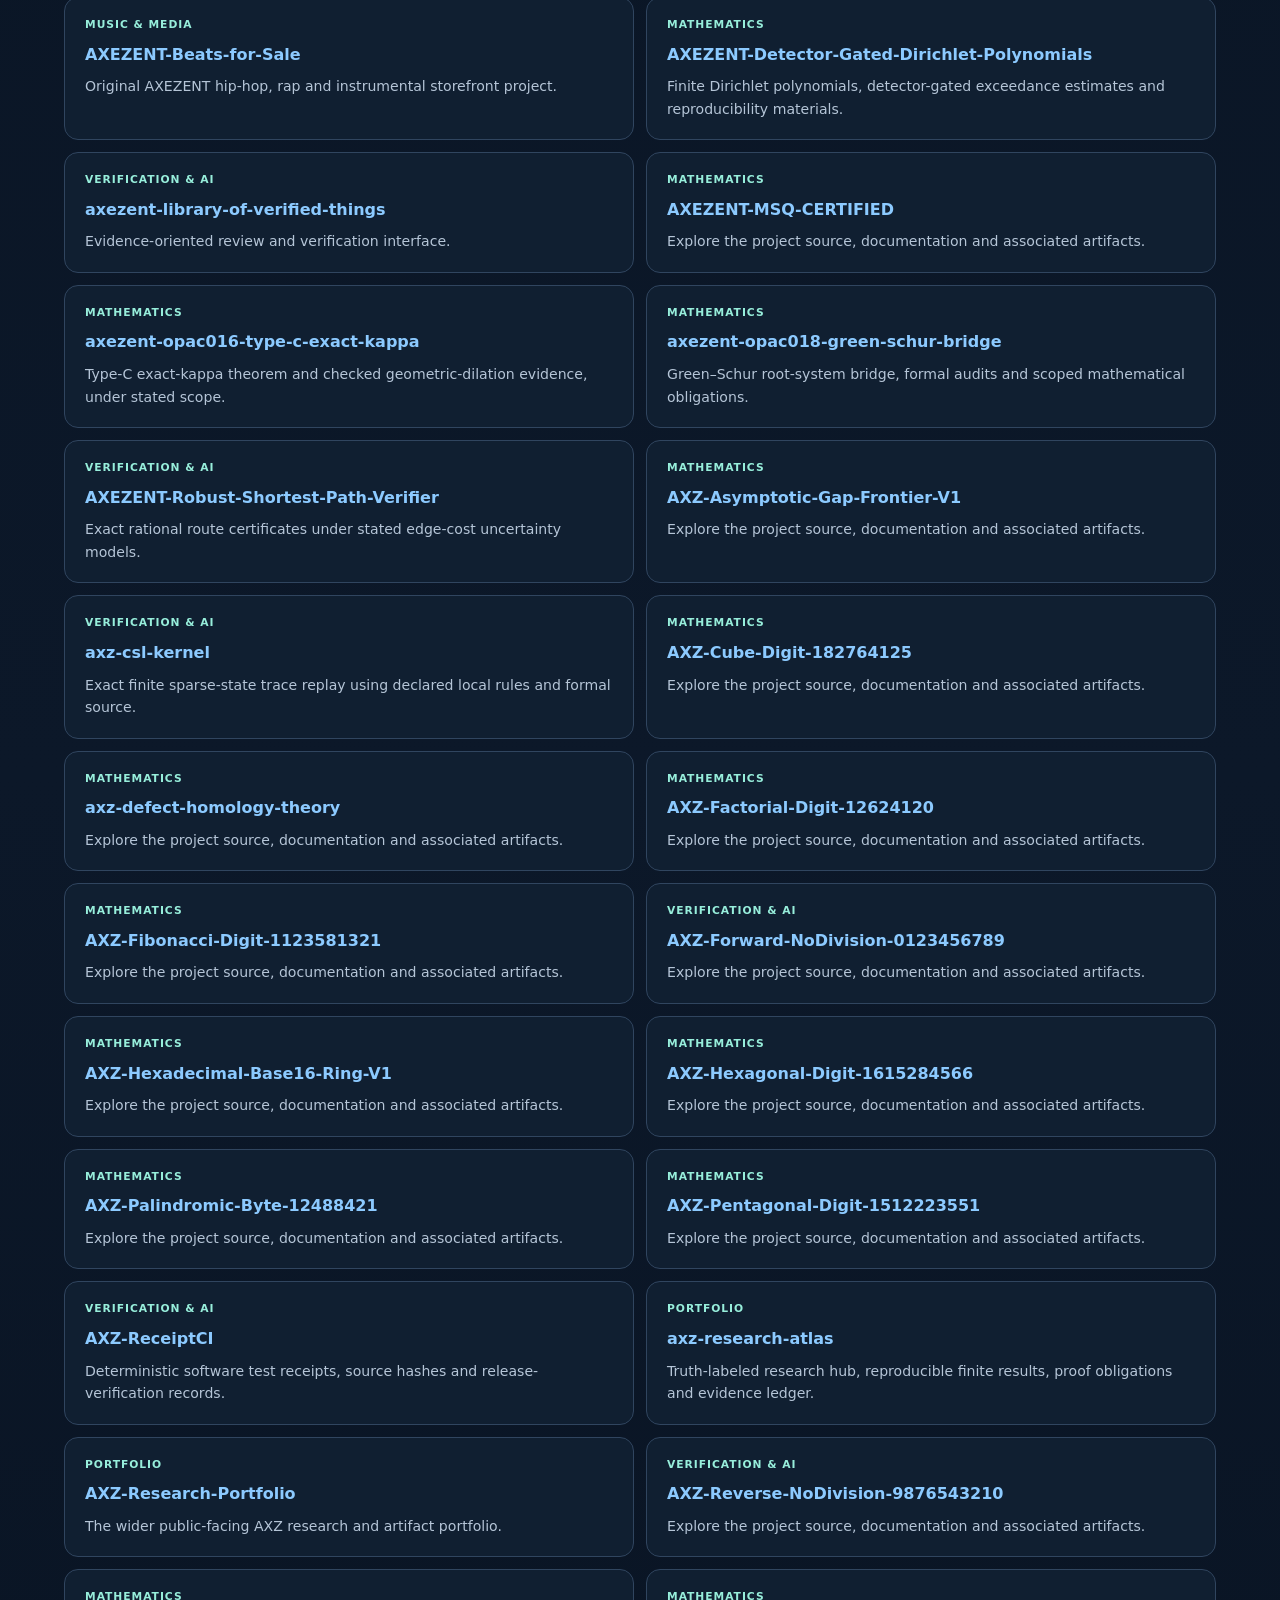
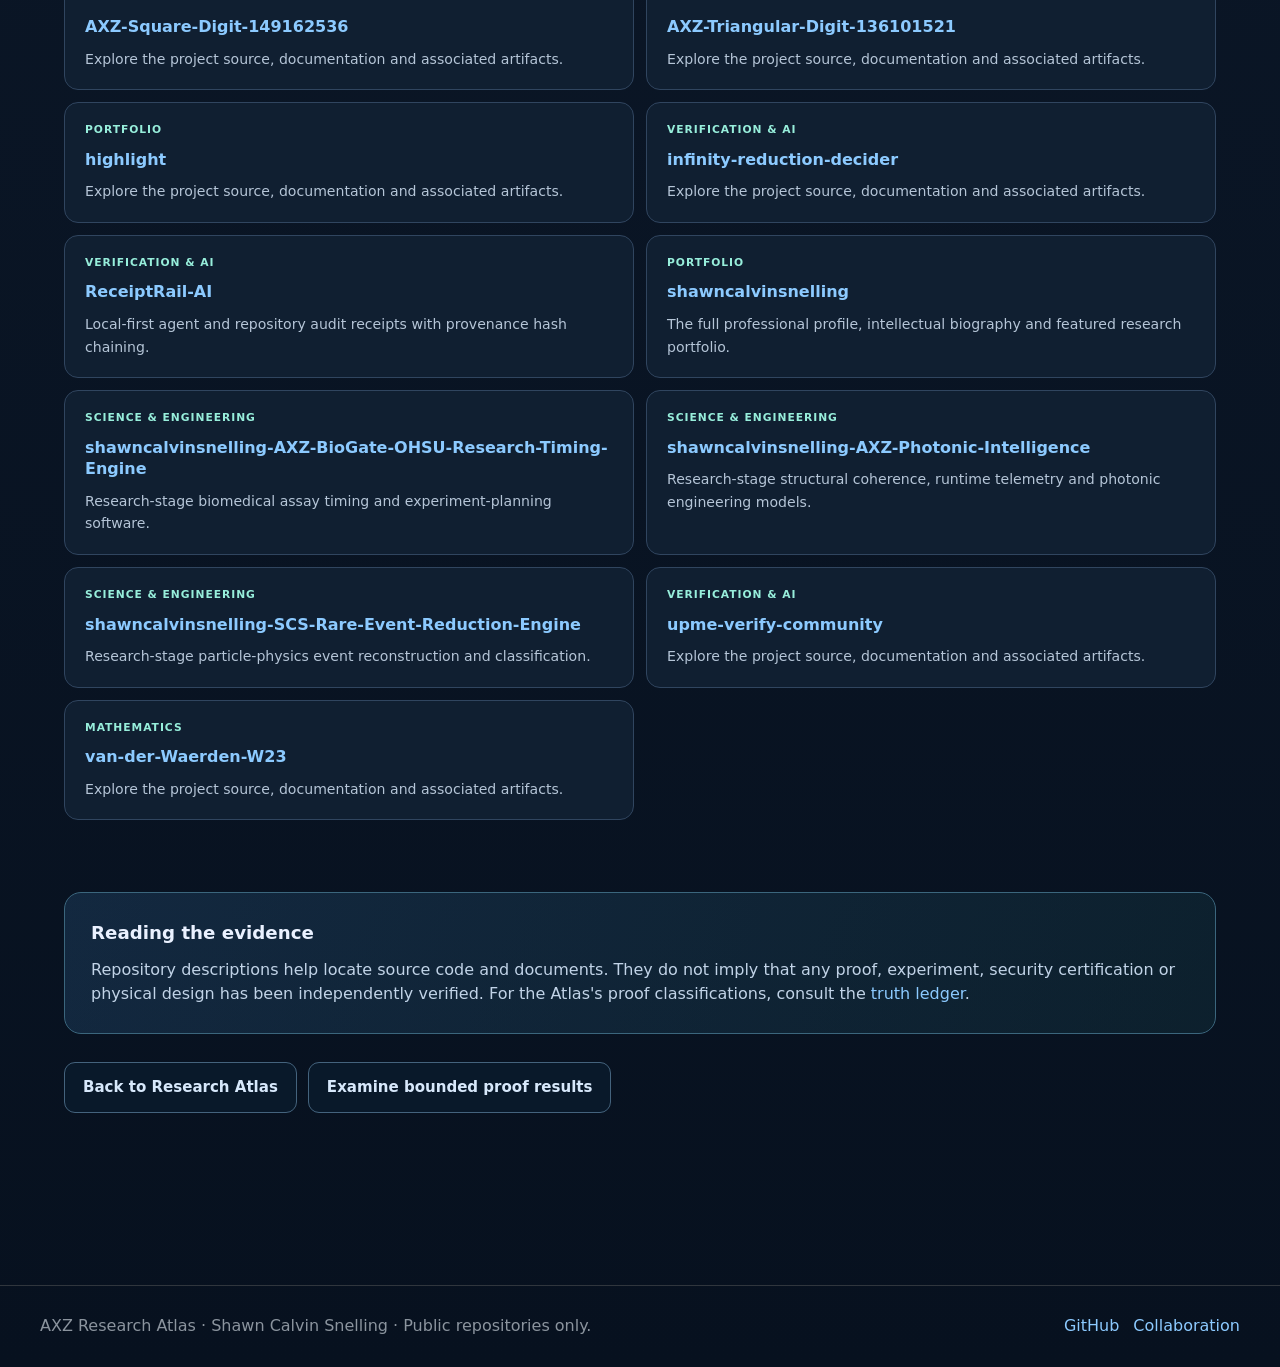
<file: docs/pages/repositories.html>
<!doctype html>
<html lang="en">
<head>
<meta charset="utf-8">
<meta name="viewport" content="width=device-width, initial-scale=1">
<meta name="description" content="Search all public GitHub repositories in the AXZ Research Atlas, with live catalog refresh and saved public snapshot.">
<meta name="theme-color" content="#081322">
<title>Public Repository Directory | AXZ Research Atlas</title>
<link rel="stylesheet" href="../assets/style.css">
<script src="../assets/atlas.js" defer></script>
</head>
<body class="atlas-directory">
<a class="skip-link" href="#main">Skip to content</a>
<header>
<div class="hero">
  <div class="atlas-topbar">
    <a class="atlas-brand" href="../index.html"><span class="brand-mark">AXZ</span><span>Research Atlas</span></a>
    <nav class="atlas-navigation" aria-label="Research Atlas navigation">
      <a href="../index.html">Overview</a><a href="../index.html#spotlight">Featured projects</a>
      <a href="truth-ledger.html">Truth ledger</a><a href="proved.html">Proved results</a>
      <a href="candidates.html">Candidates</a><a href="blocked.html">Blocked</a>
      <a href="https://github.com/shawncalvinsnelling/shawncalvinsnelling/blob/main/BIOGRAPHY.md">Biography</a>
    </nav>
  </div>
  <div style="margin:62px 0 15px">
    <p class="eyebrow">Every public GitHub project</p>
    <h1 style="font-size:clamp(2.5rem,5vw,4.5rem);max-width:890px">Research repository directory</h1>
    <p class="lead">Browse the current public work of Shawn Calvin Snelling, AXEZENT and AXZENTAI across mathematics, AI verification, scientific computing, engineering and music. New public repositories are discovered when this page loads.</p>
  </div>
</div>
</header>
<main id="main">
<section class="atlas-section" id="catalog">
  <p class="section-kicker">Living public catalog</p>
  <h2>Find a project</h2>
  <p class="section-intro">Only public GitHub repositories are shown. The directory uses the public GitHub API when available and otherwise retains a dated public fallback. Repository visibility and scientific proof status are different concepts.</p>
  <div class="catalog-toolbar">
    <div class="catalog-search"><label for="repo-search">Search repositories</label><input id="repo-search" type="search" placeholder="Name, research topic, or artifact…" autocomplete="off"></div>
    <div id="category-filters" class="category-filters" role="group" aria-label="Filter repository categories"></div>
  </div>
  <div class="catalog-meta"><span id="repo-count" class="count" aria-live="polite">Loading public snapshot…</span><span id="source-note" class="note" aria-live="polite">Checking public GitHub data…</span></div>
  <div id="repo-results" class="repository-grid" aria-label="Public GitHub repositories"></div>
  <p id="repo-empty" class="catalog-empty" hidden>No matching public repositories.</p>
  <noscript><p>JavaScript is required for live filtering. <a href="https://github.com/shawncalvinsnelling?tab=repositories">Browse public repositories directly on GitHub.</a></p></noscript>
</section>
<section class="atlas-section">
  <div class="principle"><strong>Reading the evidence</strong><p>Repository descriptions help locate source code and documents. They do not imply that any proof, experiment, security certification or physical design has been independently verified. For the Atlas's proof classifications, consult the <a href="truth-ledger.html">truth ledger</a>.</p></div>
  <div class="cta-row"><a class="cta secondary" href="../index.html">Back to Research Atlas</a><a class="cta secondary" href="proved.html">Examine bounded proof results</a></div>
</section>
</main>
<footer><div class="atlas-footer"><p>AXZ Research Atlas · Shawn Calvin Snelling · Public repositories only.</p><div><a href="https://github.com/shawncalvinsnelling">GitHub</a><a href="mailto:axezentai@gmail.com">Collaboration</a></div></div></footer>
</body>
</html>
</file>
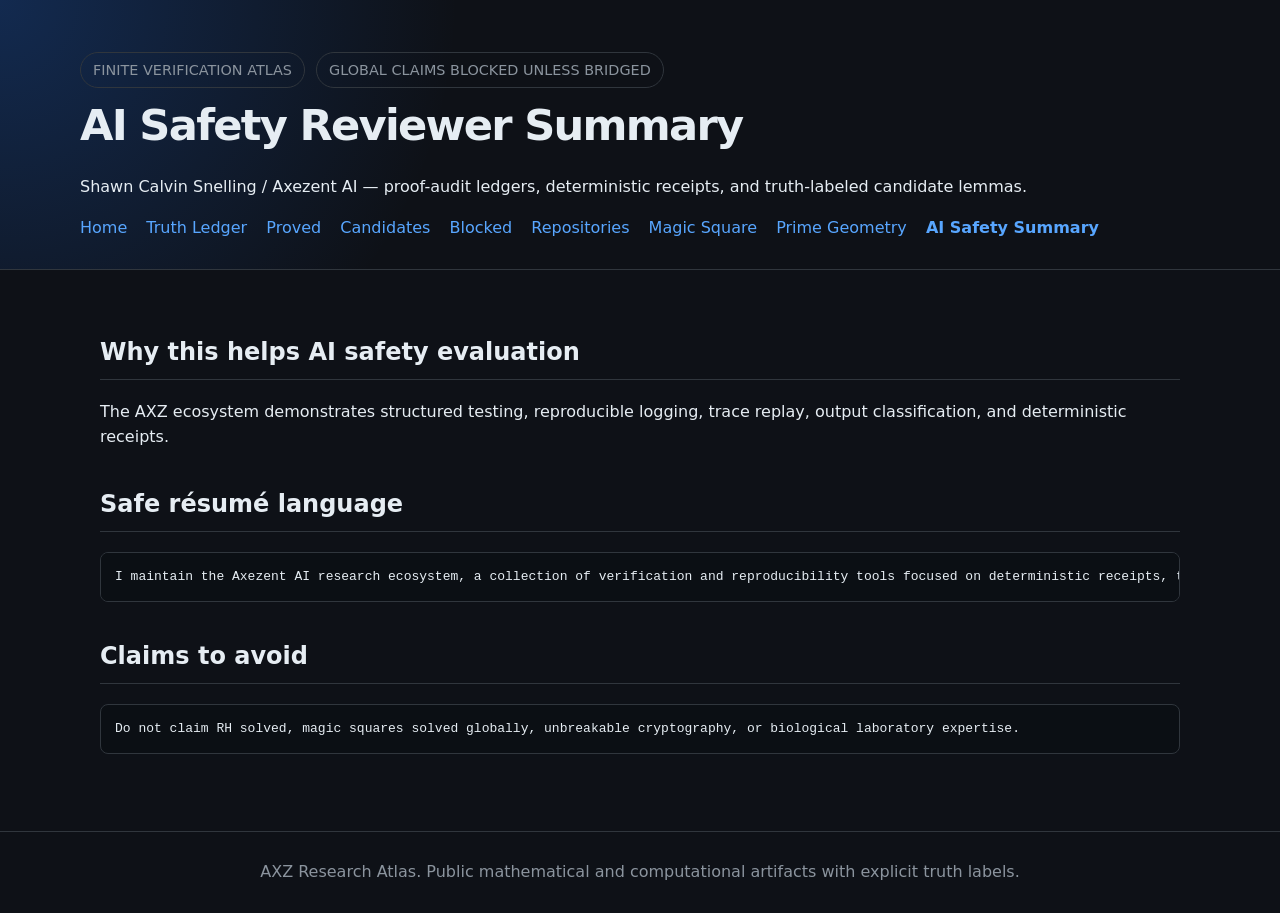
<file: docs/pages/safety.html>
<!doctype html>
<html lang="en">
<head>
  <meta charset="utf-8">
  <title>AI Safety Reviewer Summary — AXZ Research Atlas</title>
  <meta name="viewport" content="width=device-width, initial-scale=1">
  <meta name="description" content="AXZ Research Atlas: finite verification, proof-audit ledgers, and reproducible research artifacts.">
  <link rel="stylesheet" href="../assets/style.css">
</head>
<body>
<header>
  <div class="hero">
    <div class="badge">FINITE VERIFICATION ATLAS</div>
    <div class="badge">GLOBAL CLAIMS BLOCKED UNLESS BRIDGED</div>
    <h1>AI Safety Reviewer Summary</h1>
    <p>Shawn Calvin Snelling / Axezent AI — proof-audit ledgers, deterministic receipts, and truth-labeled candidate lemmas.</p>

<nav>
  <a href="../index.html">Home</a>
  <a href="truth-ledger.html">Truth Ledger</a>
  <a href="proved.html">Proved</a>
  <a href="candidates.html">Candidates</a>
  <a href="blocked.html">Blocked</a>
  <a href="repositories.html">Repositories</a>
  <a href="magic-square.html">Magic Square</a>
  <a href="prime-geometry.html">Prime Geometry</a>
  <a href="safety.html" style="font-weight:700;">AI Safety Summary</a>
</nav>

  </div>
</header>
<main>

<h2>Why this helps AI safety evaluation</h2>
<p>The AXZ ecosystem demonstrates structured testing, reproducible logging, trace replay, output classification, and deterministic receipts.</p>
<h2>Safe résumé language</h2>
<pre>I maintain the Axezent AI research ecosystem, a collection of verification and reproducibility tools focused on deterministic receipts, trace replay, fuzzing, claim classification, and finite mathematical verification.</pre>
<h2>Claims to avoid</h2>
<pre>Do not claim RH solved, magic squares solved globally, unbreakable cryptography, or biological laboratory expertise.</pre>

</main>
<footer>
  AXZ Research Atlas. Public mathematical and computational artifacts with explicit truth labels.
</footer>
</body>
</html>
</file>
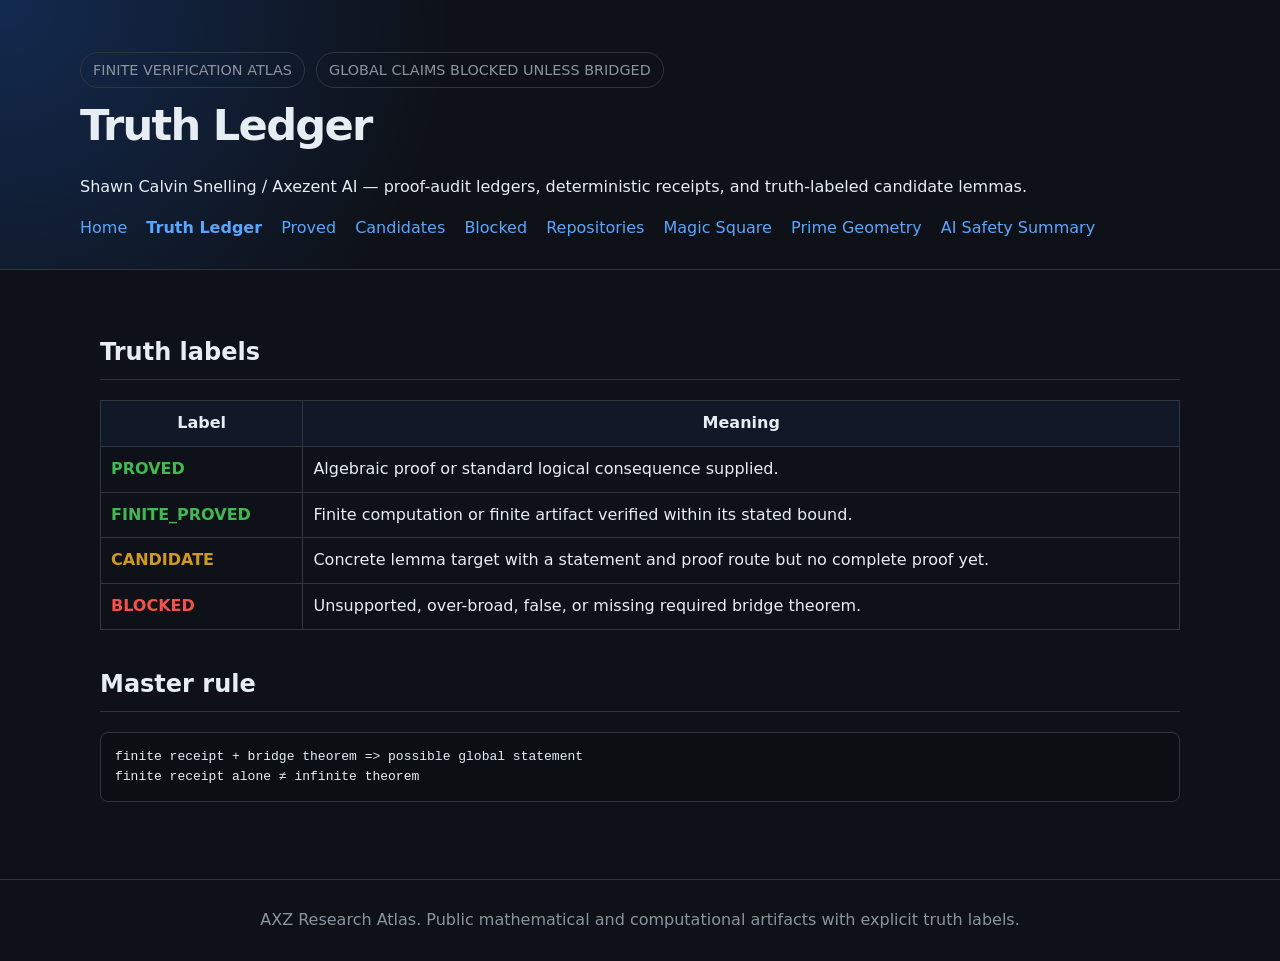
<file: docs/pages/truth-ledger.html>
<!doctype html>
<html lang="en">
<head>
  <meta charset="utf-8">
  <title>Truth Ledger — AXZ Research Atlas</title>
  <meta name="viewport" content="width=device-width, initial-scale=1">
  <meta name="description" content="AXZ Research Atlas: finite verification, proof-audit ledgers, and reproducible research artifacts.">
  <link rel="stylesheet" href="../assets/style.css">
</head>
<body>
<header>
  <div class="hero">
    <div class="badge">FINITE VERIFICATION ATLAS</div>
    <div class="badge">GLOBAL CLAIMS BLOCKED UNLESS BRIDGED</div>
    <h1>Truth Ledger</h1>
    <p>Shawn Calvin Snelling / Axezent AI — proof-audit ledgers, deterministic receipts, and truth-labeled candidate lemmas.</p>

<nav>
  <a href="../index.html">Home</a>
  <a href="truth-ledger.html" style="font-weight:700;">Truth Ledger</a>
  <a href="proved.html">Proved</a>
  <a href="candidates.html">Candidates</a>
  <a href="blocked.html">Blocked</a>
  <a href="repositories.html">Repositories</a>
  <a href="magic-square.html">Magic Square</a>
  <a href="prime-geometry.html">Prime Geometry</a>
  <a href="safety.html">AI Safety Summary</a>
</nav>

  </div>
</header>
<main>

<h2>Truth labels</h2>
<table>
<tr><th>Label</th><th>Meaning</th></tr>
<tr><td><span class="status-proved">PROVED</span></td><td>Algebraic proof or standard logical consequence supplied.</td></tr>
<tr><td><span class="status-proved">FINITE_PROVED</span></td><td>Finite computation or finite artifact verified within its stated bound.</td></tr>
<tr><td><span class="status-candidate">CANDIDATE</span></td><td>Concrete lemma target with a statement and proof route but no complete proof yet.</td></tr>
<tr><td><span class="status-blocked">BLOCKED</span></td><td>Unsupported, over-broad, false, or missing required bridge theorem.</td></tr>
</table>
<h2>Master rule</h2>
<pre>finite receipt + bridge theorem => possible global statement
finite receipt alone ≠ infinite theorem</pre>

</main>
<footer>
  AXZ Research Atlas. Public mathematical and computational artifacts with explicit truth labels.
</footer>
</body>
</html>
</file>
<file: docs/assets/style.css>
:root {
  --bg: #0e1117;
  --panel: #161b22;
  --text: #e6edf3;
  --muted: #8b949e;
  --line: #30363d;
  --accent: #58a6ff;
  --ok: #3fb950;
  --warn: #d29922;
  --bad: #f85149;
}
* { box-sizing: border-box; }
body {
  margin: 0;
  font-family: Inter, ui-sans-serif, system-ui, -apple-system, BlinkMacSystemFont, "Segoe UI", sans-serif;
  background: var(--bg);
  color: var(--text);
  line-height: 1.55;
}
a { color: var(--accent); text-decoration: none; }
a:hover { text-decoration: underline; }
header {
  padding: 48px 24px 28px;
  border-bottom: 1px solid var(--line);
  background: radial-gradient(circle at top left, #1f6feb44, transparent 35%), var(--bg);
}
main { max-width: 1120px; margin: 0 auto; padding: 28px 20px 64px; }
.hero { max-width: 1120px; margin: 0 auto; }
.badge {
  display: inline-block;
  border: 1px solid var(--line);
  border-radius: 999px;
  padding: 6px 12px;
  color: var(--muted);
  font-size: 0.9rem;
  margin: 4px 6px 4px 0;
}
h1 { font-size: 2.7rem; margin: 0 0 8px; letter-spacing: -0.04em; }
h2 { margin-top: 36px; border-bottom: 1px solid var(--line); padding-bottom: 8px; }
.grid { display: grid; grid-template-columns: repeat(auto-fit, minmax(260px, 1fr)); gap: 16px; margin: 22px 0; }
.card {
  background: var(--panel);
  border: 1px solid var(--line);
  border-radius: 16px;
  padding: 18px;
}
.card h3 { margin-top: 0; }
code, pre {
  background: #0b0f14;
  border: 1px solid var(--line);
  border-radius: 8px;
}
code { padding: 2px 6px; }
pre { padding: 14px; overflow-x: auto; }
table { width: 100%; border-collapse: collapse; margin: 18px 0; }
th, td { border: 1px solid var(--line); padding: 10px; vertical-align: top; }
th { background: #111827; }
.status-proved { color: var(--ok); font-weight: 700; }
.status-candidate { color: var(--warn); font-weight: 700; }
.status-blocked { color: var(--bad); font-weight: 700; }
footer { border-top: 1px solid var(--line); color: var(--muted); padding: 28px 20px; text-align: center; }
nav a { margin-right: 14px; white-space: nowrap; }


/* 2026 Research Atlas expansion — scoped styles; legacy evidence pages retained. */
:root { --atlas-ink:#eaf1ff; --atlas-mute:#a5b6cf; --atlas-navy:#0a1424; --atlas-panel:#122238; --atlas-border:#2b425d; --atlas-blue:#7cbdff; --atlas-teal:#57dcc8; }
html { scroll-behavior:smooth; }
body.atlas-home, body.atlas-directory { background:linear-gradient(180deg,#081322 0%,#0c1829 52%,#07111f 100%); color:var(--atlas-ink); }
.atlas-home a, .atlas-directory a { color:#8ccaff; }
.atlas-home a:focus-visible, .atlas-directory a:focus-visible, .atlas-home button:focus-visible, .atlas-directory button:focus-visible, .atlas-home input:focus-visible, .atlas-directory input:focus-visible { outline:3px solid #a3f6e6; outline-offset:3px; }
.skip-link { position:absolute; top:-100px; left:14px; padding:12px; background:#fff; color:#061426!important; z-index:50; }
.skip-link:focus { top:10px; }
.atlas-topbar { max-width:1200px; margin:auto; display:flex; align-items:center; justify-content:space-between; gap:18px; }
.atlas-brand { font-weight:900; color:#f1f6ff!important; font-size:1.06rem; letter-spacing:.01em; text-decoration:none; display:inline-flex; gap:12px; align-items:center; }
.brand-mark { display:inline-flex; align-items:center; justify-content:center; border-radius:10px; width:42px; height:42px; background:linear-gradient(135deg,#86c2fc,#4fd9bb); color:#061a2b; font-weight:900; letter-spacing:-.05em; }
.atlas-navigation { display:flex; flex-wrap:wrap; gap:7px; align-items:center; }
.atlas-navigation a { font-size:.84rem; font-weight:650; color:#cbdaf1; margin:0; padding:8px 10px; border-radius:9px; }
.atlas-navigation a:hover { background:rgba(116,175,227,.14); text-decoration:none; }
.atlas-home header, .atlas-directory header { padding:22px 24px 38px; background:radial-gradient(ellipse at 79% 9%,rgba(42,101,150,.42),transparent 46%),linear-gradient(140deg,#0a1728,#0c2038 64%,#0a1a2d); }
.atlas-hero { display:grid; grid-template-columns:1.6fr .85fr; align-items:center; gap:36px; margin-top:68px; padding-bottom:22px; }
.eyebrow { font-size:.75rem; letter-spacing:.17em; color:#70e1c8; font-weight:850; text-transform:uppercase; margin:0 0 18px; }
.atlas-hero h1 { font-size:clamp(2.7rem,5.8vw,5.4rem); line-height:1.025; letter-spacing:-.065em; max-width:900px; margin:0 0 22px; }
.atlas-hero .hero-emphasis { color:#86c6ff; }
.lead { font-size:1.18rem; line-height:1.65; color:#c2d2e7; max-width:780px; }
.cta-row { display:flex; flex-wrap:wrap; gap:11px; margin:28px 0 0; }
.cta { display:inline-flex; align-items:center; gap:6px; padding:13px 18px; border-radius:11px; font-size:.94rem; font-weight:800; text-decoration:none!important; }
.cta.primary { background:#81c7ff; color:#06182d!important; }
.cta.secondary { border:1px solid #44637d; background:rgba(10,30,49,.6); color:#d7e8fb!important; }
.vision-panel { padding:28px; background:rgba(21,43,67,.74); border:1px solid #43617c; border-radius:20px; box-shadow:0 26px 75px #040d1990; }
.vision-panel .mini-title { color:#91a9c8; text-transform:uppercase; font-size:.76rem; font-weight:800; letter-spacing:.13em; }
.vision-panel .number { font-size:4.3rem; font-weight:900; line-height:1; margin:10px 0; color:#dbf0ff; letter-spacing:-.06em; }
.vision-panel p { color:#aebfda; margin:5px 0 18px; }
.vision-rule { border-top:1px solid #3b5672; margin:20px 0; }
.atlas-home main, .atlas-directory main { max-width:1200px; padding:58px 24px 100px; }
.section-kicker { font-size:.76rem; letter-spacing:.14em; text-transform:uppercase; font-weight:900; color:#62dac6; margin:0 0 8px; }
.atlas-home h2, .atlas-directory h2 { font-size:clamp(1.7rem,3.1vw,2.45rem); line-height:1.2; border:0; padding:0; margin:0 0 15px; letter-spacing:-.035em; }
.section-intro { color:#aebfd7; max-width:900px; margin:0 0 25px; line-height:1.75; }
.atlas-section { margin-bottom:72px; scroll-margin-top:30px; }
.pillar-grid { display:grid; grid-template-columns:repeat(3,minmax(0,1fr)); gap:17px; }
.pillar { background:linear-gradient(160deg,#152941,#102037); border:1px solid #2b4966; border-radius:17px; padding:24px; min-height:206px; }
.pillar .serial { font-weight:900; font-size:.75rem; color:#5fe2cc; letter-spacing:.15em; }
.pillar h3 { font-size:1.25rem; margin:17px 0 9px; }
.pillar p { font-size:.94rem; line-height:1.65; color:#aebdd4; margin:0; }
.spotlight-grid { display:grid; grid-template-columns:repeat(3,minmax(0,1fr)); gap:17px; }
.spotlight-card { background:#102237; border:1px solid #294661; border-radius:17px; padding:23px; display:flex; flex-direction:column; }
.spotlight-card .type { text-transform:uppercase; font-size:.72rem; font-weight:850; letter-spacing:.12em; color:#71dcc7; }
.spotlight-card h3 { margin:12px 0 9px; font-size:1.12rem; line-height:1.34; }
.spotlight-card p { color:#afc0d7; flex:1; font-size:.93rem; line-height:1.6; }
.spotlight-card a { font-weight:800; }
.principle { background:linear-gradient(115deg,rgba(48,99,146,.27),rgba(25,70,79,.27)); border:1px solid #3b667d; border-radius:17px; padding:26px; margin:22px 0; }
.principle strong { display:block; margin-bottom:10px; font-size:1.14rem; }
.principle p { margin:0; color:#c1d3e7; }
.catalog-toolbar { display:grid; grid-template-columns:1fr; gap:14px; }
.catalog-search { display:flex; align-items:center; gap:12px; }
.catalog-search label { font-weight:750; color:#d9e5f9; }
.catalog-search input { flex:1; width:100%; min-width:0; padding:14px 16px; border-radius:11px; border:1px solid #46617c; background:#0b1b2d; color:#f5f8ff; font-size:1rem; }
.catalog-search input::placeholder { color:#8da7c0; }
.category-filters { display:flex; flex-wrap:wrap; gap:8px; }
.filter-chip { border:1px solid #3b526c; padding:8px 12px; color:#b9d0e8; background:transparent; border-radius:999px; cursor:pointer; font-weight:760; font-size:.8rem; }
.filter-chip:hover { background:#17364b; }
.filter-chip.is-active { background:#7abaf1; color:#06172a; border-color:#7abaf1; }
.catalog-meta { display:flex; justify-content:space-between; align-items:start; gap:14px; flex-wrap:wrap; margin:16px 0; }
.catalog-meta .count { font-weight:850; color:#d9e8fb; }
.catalog-meta .note { color:#9db4d0; max-width:720px; font-size:.82rem; }
.repository-grid { display:grid; grid-template-columns:repeat(2,minmax(0,1fr)); gap:12px; }
.repository-card { background:#101f31; border:1px solid #30455f; border-radius:14px; padding:19px 20px; }
.repository-card:hover { border-color:#6099ca; background:#142a41; }
.repository-card-top { display:flex; align-items:start; flex-direction:column; gap:10px; overflow-wrap:anywhere; }
.topic-pill { color:#97eedb; font-size:.67rem; font-weight:800; text-transform:uppercase; letter-spacing:.09em; }
.repository-title { font-size:1rem; font-weight:820; line-height:1.35; }
.repository-summary { margin:10px 0 0; color:#b5c5d7; font-size:.88rem; line-height:1.6; overflow-wrap:anywhere; }
.repository-date { font-size:.75rem; color:#839bb3; margin:10px 0 0; }
.catalog-empty { padding:30px; border:1px dashed #45617f; border-radius:12px; }
.atlas-links { display:grid; grid-template-columns:repeat(4,minmax(0,1fr)); gap:12px; }
.atlas-links a { display:block; padding:15px; border:1px solid #31526b; border-radius:11px; background:#122338; font-weight:720; }
.atlas-links a:hover { background:#1b3750; }
.atlas-footer { max-width:1200px; margin:auto; display:flex; justify-content:space-between; gap:20px; text-align:left; }
.atlas-footer p { margin:0; }
.atlas-footer a { margin-left:14px; }
@media (max-width:960px) { .atlas-hero { grid-template-columns:1fr; gap:20px; margin-top:46px; } .vision-panel { max-width:450px; } .pillar-grid,.spotlight-grid { grid-template-columns:repeat(2,minmax(0,1fr)); } .atlas-links {grid-template-columns:repeat(2,minmax(0,1fr));}}
@media (max-width:640px) { .atlas-home header,.atlas-directory header { padding:16px 15px 28px; } .atlas-navigation {margin-top:16px;} .atlas-topbar {display:block;} .atlas-navigation a {font-size:.78rem; padding:7px 8px;} .atlas-home main,.atlas-directory main {padding:36px 16px 78px;} .pillar-grid,.spotlight-grid,.repository-grid,.atlas-links {grid-template-columns:1fr;} .vision-panel .number {font-size:3.3rem;} .catalog-search {display:block;} .catalog-search label {display:block;margin-bottom:7px;} .atlas-footer {display:block;} .atlas-footer a {margin:0 12px 0 0;} }
@media (prefers-reduced-motion: reduce) { html { scroll-behavior:auto; } }
</file>
